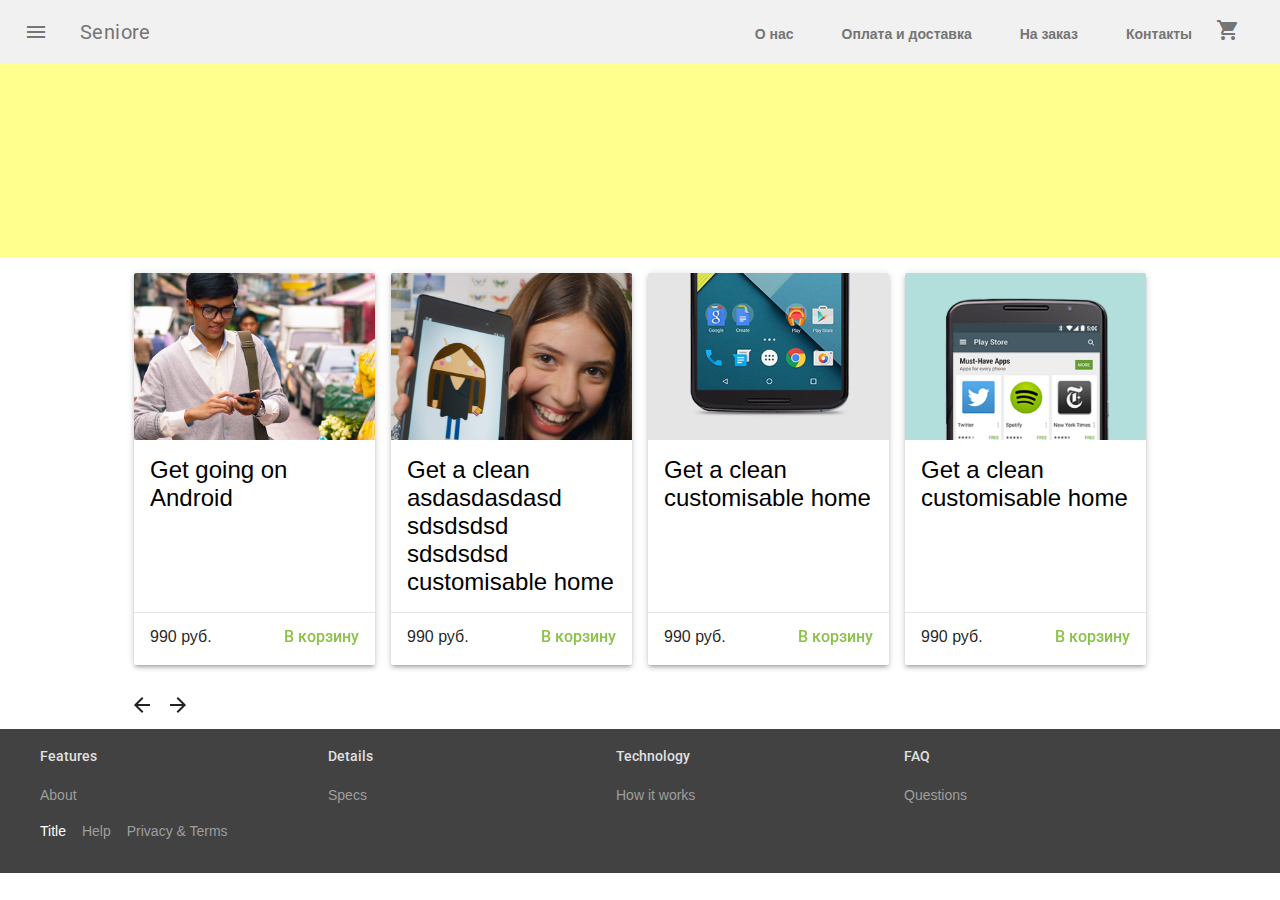
<file: index.html>
<!doctype html>
<html lang="ru">
<head>
    <meta charset="utf-8">
    <meta http-equiv="X-UA-Compatible" content="IE=edge">
    <meta name="description" content="Introducing Lollipop, a sweet new take on Android.">
    <meta name="viewport" content="width=device-width, initial-scale=1">
    <title>Seniore home page</title>

    <!-- Page styles -->
    <link href="https://fonts.googleapis.com/css?family=Roboto:regular,bold,italic,thin,light,bolditalic,black,medium&amp;lang=en"
          rel="stylesheet">
    <link href="https://fonts.googleapis.com/icon?family=Material+Icons" rel="stylesheet">

    <link rel="stylesheet" href="mdl/material.min.css">

    <link rel="stylesheet" href="styles/skleton.css">
    <link rel="stylesheet" href="styles/navigation.css">

    <script src="mdl/material.min.js"></script>
</head>
<body>

    <div class="seniore-layout mdl-layout mdl-js-layout">

        <header class="seniore-header mdl-layout__header  mdl-layout--fixed-header mdl-layout__header--waterfall">
            <div class="mdl-layout__header-row">
                <span class="mdl-layout-title">Seniore</span>
                <div class="mdl-layout-spacer"></div>
                <!-- Navigation -->
                <nav class="seniore-navigation mdl-navigation">
                    <a class="mdl-navigation__link" href="">О нас</a>
                    <a class="mdl-navigation__link" href="">Оплата и доставка</a>
                    <a class="mdl-navigation__link" href="">На заказ</a>
                    <a class="mdl-navigation__link" href="">Контакты</a>
                    <a class="seniore-navigation__cart" href="entry.html">
                        <i class="material-icons">shopping_cart</i>
                    </a>
                </nav>
            </div>
        </header>

        <div class="mdl-layout__drawer">
            <span class="mdl-layout-title">Seniore</span>
            <nav class="mdl-navigation">
                <a class="mdl-navigation__link" href="">Корзина</a>
                <a class="mdl-navigation__link" href="">О нас</a>
                <a class="mdl-navigation__link" href="">Оплата и доставка</a>
                <a class="mdl-navigation__link" href="">На заказ</a>
                <a class="mdl-navigation__link" href="">Контакты</a>
            </nav>
        </div>

        <div class="mdl-layout__content">
            <main class="page-content">

                <section class="seniore-slider">
                    <div style="width: 950px;"></div>
                </section>

                <div class="android-more-section">
                    <div class="android-card-container mdl-grid">

                        <div class="mdl-cell mdl-cell--3-col mdl-cell--4-col-tablet mdl-cell--4-col-phone mdl-card mdl-shadow--3dp">
                            <div class="mdl-card__media">
                                <img src="images/more-from-1.png">
                            </div>
                            <div class="mdl-card__title">
                                <a class="mdl-card__title-text">Get going on Android</a>
                            </div>
                            <div class="mdl-card__actions mdl-card--border">
                                <a class="seniore-card__add-to-card android-link mdl-button mdl-js-button" href="">
                                    В корзину
                                </a>
                                <div class="senire-card__price">990 руб.</div>
                            </div>
                        </div>

                        <div class="mdl-cell mdl-cell--3-col mdl-cell--4-col-tablet mdl-cell--4-col-phone mdl-card mdl-shadow--3dp">
                            <div class="mdl-card__media">
                                <img src="images/more-from-4.png">
                            </div>
                            <div class="mdl-card__title">
                                <a class="mdl-card__title-text">
                                    Get a clean asdasdasdasd sdsdsdsd sdsdsdsd customisable home
                                </a>
                            </div>
                            <div class="mdl-card__actions mdl-card--border">
                                <a class="seniore-card__add-to-card android-link mdl-button mdl-js-button" href="">
                                    В корзину
                                </a>
                                <div class="senire-card__price">990 руб.</div>
                            </div>
                        </div>

                        <div class="mdl-cell mdl-cell--3-col mdl-cell--4-col-tablet mdl-cell--4-col-phone mdl-card mdl-shadow--3dp">
                            <div class="mdl-card__media">
                                <img src="images/more-from-2.png">
                            </div>
                            <div class="mdl-card__title">
                                <a class="mdl-card__title-text">Get a clean customisable home</a>
                            </div>
                            <div class="mdl-card__actions mdl-card--border">
                                <a class="seniore-card__add-to-card android-link mdl-button mdl-js-button" href="">
                                    В корзину
                                </a>
                                <div class="senire-card__price">990 руб.</div>
                            </div>
                        </div>

                        <div class="mdl-cell mdl-cell--3-col mdl-cell--4-col-tablet mdl-cell--4-col-phone mdl-card mdl-shadow--3dp">
                            <div class="mdl-card__media">
                                <img src="images/more-from-3.png">
                            </div>
                            <div class="mdl-card__title">
                                <a class="mdl-card__title-text">Get a clean customisable home</a>
                            </div>
                            <div class="mdl-card__actions mdl-card--border">
                                <a class="seniore-card__add-to-card android-link mdl-button mdl-js-button" href="">
                                    В корзину
                                </a>
                                <div class="senire-card__price">990 руб.</div>
                            </div>
                        </div>

                    </div>

                    <nav class="mdl-cell mdl-cell--12-col">
                        <div class="section-spacer"></div>
                        <a class="mdl-button mdl-js-button mdl-js-ripple-effect mdl-button--icon" href="entry.html">
                            <i class="material-icons">arrow_backward</i>
                        </a>
                        <a class="mdl-button mdl-js-button mdl-js-ripple-effect mdl-button--icon" href="entry.html">
                            <i class="material-icons">arrow_forward</i>
                        </a>
                    </nav>

                </div>




            </main>

            <footer class="seniore-footer mdl-mega-footer">
                <div class="mdl-mega-footer--middle-section">

                    <div class="mdl-mega-footer--drop-down-section">
                        <h2 class="mdl-mega-footer--heading">Features</h2>
                        <ul class="mdl-mega-footer--link-list">
                            <li><a href="#">About</a></li>
                        </ul>
                    </div>

                    <div class="mdl-mega-footer--drop-down-section">
                        <h2 class="mdl-mega-footer--heading">Details</h2>
                        <ul class="mdl-mega-footer--link-list">
                            <li><a href="#">Specs</a></li>
                        </ul>
                    </div>

                    <div class="mdl-mega-footer--drop-down-section">
                        <h2 class="mdl-mega-footer--heading">Technology</h2>
                        <ul class="mdl-mega-footer--link-list">
                            <li><a href="#">How it works</a></li>
                        </ul>
                    </div>

                    <div class="mdl-mega-footer--drop-down-section">
                        <h2 class="mdl-mega-footer--heading">FAQ</h2>
                        <ul class="mdl-mega-footer--link-list">
                            <li><a href="#">Questions</a></li>
                        </ul>
                    </div>

                </div>

                <div class="mdl-mega-footer--bottom-section">
                    <div class="mdl-logo">Title</div>
                    <ul class="mdl-mega-footer--link-list">
                        <li><a href="#">Help</a></li>
                        <li><a href="#">Privacy & Terms</a></li>
                    </ul>
                </div>

            </footer>

        </div>
    </div>

</body>
</html>
</file>
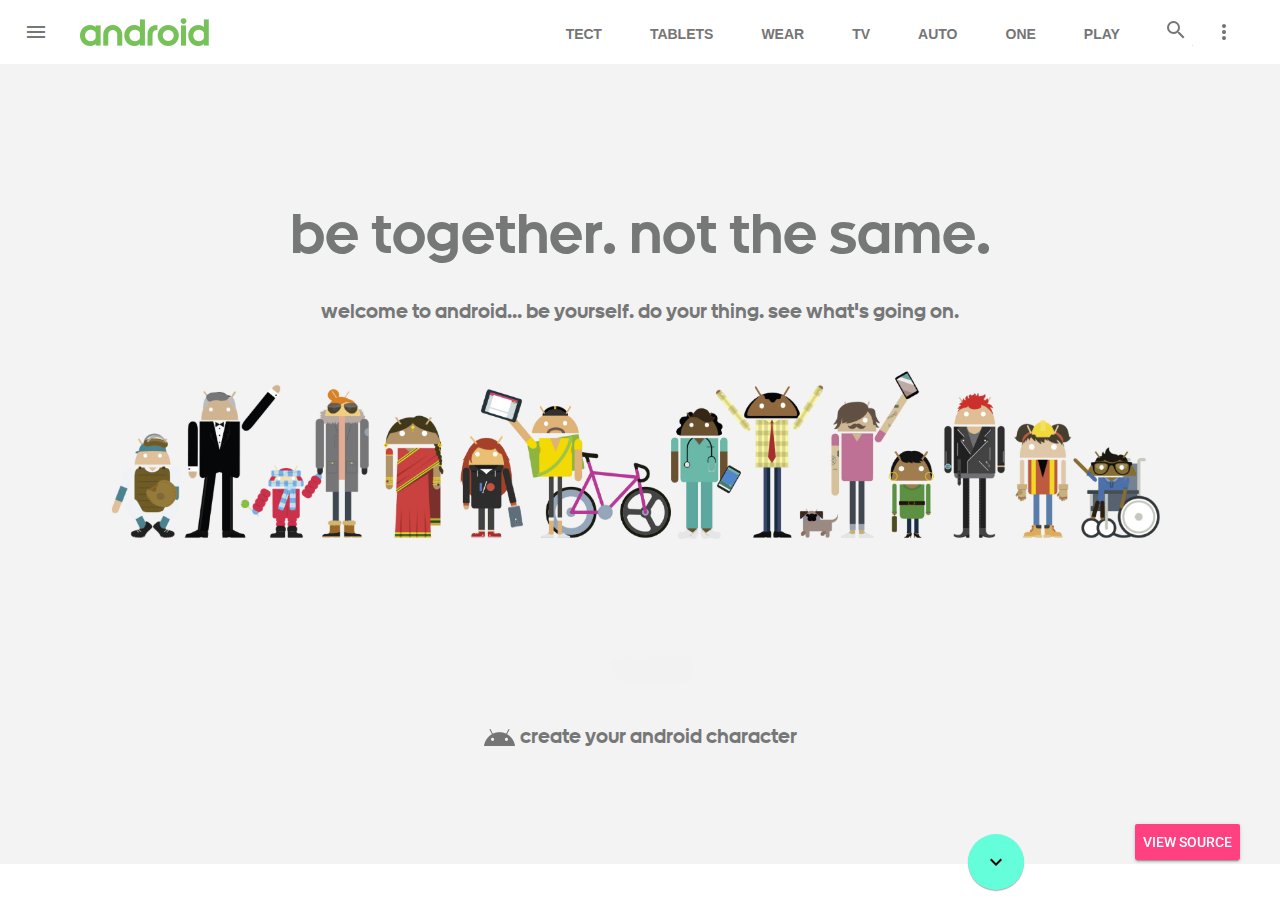
<file: mdl/templates/android-dot-com/index.html>
<!doctype html>
<!--
  Material Design Lite
  Copyright 2015 Google Inc. All rights reserved.

  Licensed under the Apache License, Version 2.0 (the "License");
  you may not use this file except in compliance with the License.
  You may obtain a copy of the License at

      https://www.apache.org/licenses/LICENSE-2.0

  Unless required by applicable law or agreed to in writing, software
  distributed under the License is distributed on an "AS IS" BASIS,
  WITHOUT WARRANTIES OR CONDITIONS OF ANY KIND, either express or implied.
  See the License for the specific language governing permissions and
  limitations under the License
-->

<html lang="en">
  <head>
    <meta charset="utf-8">
    <meta http-equiv="X-UA-Compatible" content="IE=edge">
    <meta name="description" content="Introducing Lollipop, a sweet new take on Android.">
    <meta name="viewport" content="width=device-width, initial-scale=1">
    <title>Android</title>

    <!-- Page styles -->
    <link href="https://fonts.googleapis.com/css?family=Roboto:regular,bold,italic,thin,light,bolditalic,black,medium&amp;lang=en" rel="stylesheet">
    <link href="https://fonts.googleapis.com/icon?family=Material+Icons" rel="stylesheet">
    <link rel="stylesheet" href="../../material.min.css">
    <link rel="stylesheet" href="styles.css">
    <style>
    #view-source {
      position: fixed;
      display: block;
      right: 0;
      bottom: 0;
      margin-right: 40px;
      margin-bottom: 40px;
      z-index: 900;
    }
    </style>
  </head>
  <body>
    <div class="mdl-layout mdl-js-layout mdl-layout--fixed-header">

      <div class="android-header mdl-layout__header mdl-layout__header--waterfall">
        <div class="mdl-layout__header-row">
          <span class="android-title mdl-layout-title">
            <img class="android-logo-image" src="images/android-logo.png">
          </span>
          <!-- Add spacer, to align navigation to the right in desktop -->
          <div class="android-header-spacer mdl-layout-spacer"></div>
          <div class="android-search-box mdl-textfield mdl-js-textfield mdl-textfield--expandable mdl-textfield--floating-label mdl-textfield--align-right mdl-textfield--full-width">
            <label class="mdl-button mdl-js-button mdl-button--icon" for="search-field">
              <i class="material-icons">search</i>
            </label>
            <div class="mdl-textfield__expandable-holder">
              <input class="mdl-textfield__input" type="text" id="search-field" />
            </div>
          </div>
          <!-- Navigation -->
          <div class="android-navigation-container">
            <nav class="android-navigation mdl-navigation">
              <a class="mdl-navigation__link mdl-typography--text-uppercase" href="">Тест</a>
              <a class="mdl-navigation__link mdl-typography--text-uppercase" href="">Tablets</a>
              <a class="mdl-navigation__link mdl-typography--text-uppercase" href="">Wear</a>
              <a class="mdl-navigation__link mdl-typography--text-uppercase" href="">TV</a>
              <a class="mdl-navigation__link mdl-typography--text-uppercase" href="">Auto</a>
              <a class="mdl-navigation__link mdl-typography--text-uppercase" href="">One</a>
              <a class="mdl-navigation__link mdl-typography--text-uppercase" href="">Play</a>
            </nav>
          </div>
          <button class="android-more-button mdl-button mdl-js-button mdl-button--icon mdl-js-ripple-effect" id="more-button">
            <i class="material-icons">more_vert</i>
          </button>
          <ul class="mdl-menu mdl-js-menu mdl-menu--bottom-right mdl-js-ripple-effect" for="more-button">
            <li class="mdl-menu__item">5.0 Lollipop</li>
            <li class="mdl-menu__item">4.4 KitKat</li>
            <li disabled class="mdl-menu__item">4.3 Jelly Bean</li>
            <li class="mdl-menu__item">Android History</li>
          </ul>
          <span class="android-mobile-title mdl-layout-title">
            <img class="android-logo-image" src="images/android-logo.png">
          </span>
        </div>
      </div>

      <div class="android-drawer mdl-layout__drawer">
        <span class="mdl-layout-title">
          <img class="android-logo-image" src="images/android-logo-white.png">
        </span>
        <nav class="mdl-navigation">
          <a class="mdl-navigation__link" href="">Phones</a>
          <a class="mdl-navigation__link" href="">Tablets</a>
          <a class="mdl-navigation__link" href="">Wear</a>
          <a class="mdl-navigation__link" href="">TV</a>
          <a class="mdl-navigation__link" href="">Auto</a>
          <a class="mdl-navigation__link" href="">One</a>
          <a class="mdl-navigation__link" href="">Play</a>
          <div class="android-drawer-separator"></div>
          <span class="mdl-navigation__link" href="">Versions</span>
          <a class="mdl-navigation__link" href="">Lollipop 5.0</a>
          <a class="mdl-navigation__link" href="">KitKat 4.4</a>
          <a class="mdl-navigation__link" href="">Jelly Bean 4.3</a>
          <a class="mdl-navigation__link" href="">Android history</a>
          <div class="android-drawer-separator"></div>
          <span class="mdl-navigation__link" href="">Resources</span>
          <a class="mdl-navigation__link" href="">Official blog</a>
          <a class="mdl-navigation__link" href="">Android on Google+</a>
          <a class="mdl-navigation__link" href="">Android on Twitter</a>
          <div class="android-drawer-separator"></div>
          <span class="mdl-navigation__link" href="">For developers</span>
          <a class="mdl-navigation__link" href="">App developer resources</a>
          <a class="mdl-navigation__link" href="">Android Open Source Project</a>
          <a class="mdl-navigation__link" href="">Android SDK</a>
        </nav>
      </div>

      <div class="android-content mdl-layout__content">
        <a name="top"></a>
        <div class="android-be-together-section mdl-typography--text-center">
          <div class="android-font android-slogan">be together. not the same.</div>
          <div class="android-font android-sub-slogan">welcome to android... be yourself. do your thing. see what's going on.</div>
          <div class="android-font android-create-character">
            <a href=""><img src="images/andy.png"> create your android character</a>
          </div>

          <a href="#screens">
            <button class="android-fab mdl-button mdl-button--colored mdl-js-button mdl-button--fab mdl-js-ripple-effect">
              <i class="material-icons">expand_more</i>
            </button>
          </a>
        </div>
        <div class="android-screen-section mdl-typography--text-center">
          <a name="screens"></a>
          <div class="mdl-typography--display-1-color-contrast">Powering screens of all sizes</div>
          <div class="android-screens">
            <div class="android-wear android-screen">
              <a class="android-image-link" href="">
                <img class="android-screen-image" src="images/wear-silver-on.png">
                <img class="android-screen-image" src="images/wear-black-on.png">
              </a>
              <a class="android-link mdl-typography--font-regular mdl-typography--text-uppercase" href="">Android Wear</a>
            </div>
            <div class="android-phone android-screen">
              <a class="android-image-link" href="">
                <img class="android-screen-image" src="images/nexus6-on.jpg">
              </a>
              <a class="android-link mdl-typography--font-regular mdl-typography--text-uppercase" href="">Phones</a>
            </div>
            <div class="android-tablet android-screen">
              <a class="android-image-link" href="">
                <img class="android-screen-image" src="images/nexus9-on.jpg">
              </a>
              <a class="android-link mdl-typography--font-regular mdl-typography--text-uppercase" href="">Tablets</a>
            </div>
            <div class="android-tv android-screen">
              <a class="android-image-link" href="">
                <img class="android-screen-image" src="images/tv-on.jpg">
              </a>
              <a class="android-link mdl-typography--font-regular mdl-typography--text-uppercase" href="">Android TV</a>
            </div>
            <div class="android-auto android-screen">
              <a class="android-image-link" href="">
                <img class="android-screen-image" src="images/auto-on.jpg">
              </a>
              <a class="android-link mdl-typography--font-regular mdl-typography--text-uppercase mdl-typography--text-left" href="">Coming Soon: Android Auto</a>
            </div>
          </div>
        </div>
        <div class="android-wear-section">
          <div class="android-wear-band">
            <div class="android-wear-band-text">
              <div class="mdl-typography--display-2 mdl-typography--font-thin">The best of Google built in</div>
              <p class="mdl-typography--headline mdl-typography--font-thin">
                Android works perfectly with your favourite apps like Google Maps,
                Calendar and YouTube.
              </p>
              <p>
                <a class="mdl-typography--font-regular mdl-typography--text-uppercase android-alt-link" href="">
                  See what's new in the Play Store&nbsp;<i class="material-icons">chevron_right</i>
                </a>
              </p>
            </div>
          </div>
        </div>
        <div class="android-customized-section">
          <div class="android-customized-section-text">
            <div class="mdl-typography--font-light mdl-typography--display-1-color-contrast">Customised by you, for you</div>
            <p class="mdl-typography--font-light">
              Put the stuff that you care about right on your home screen: the latest news, the weather or a stream of your recent photos.
              <br>
              <a href="" class="android-link mdl-typography--font-light">Customise your phone</a>
            </p>
          </div>
          <div class="android-customized-section-image"></div>
        </div>
        <div class="android-more-section">
          <div class="android-section-title mdl-typography--display-1-color-contrast">More from Android</div>
          <div class="android-card-container mdl-grid">
            <div class="mdl-cell mdl-cell--3-col mdl-cell--4-col-tablet mdl-cell--4-col-phone mdl-card mdl-shadow--3dp">
              <div class="mdl-card__media">
                <img src="images/more-from-1.png">
              </div>
              <div class="mdl-card__title">
                 <h4 class="mdl-card__title-text">Get going on Android</h4>
              </div>
              <div class="mdl-card__supporting-text">
                <span class="mdl-typography--font-light mdl-typography--subhead">Four tips to make your switch to Android quick and easy</span>
              </div>
              <div class="mdl-card__actions">
                 <a class="android-link mdl-button mdl-js-button mdl-typography--text-uppercase" href="">
                   Make the switch
                   <i class="material-icons">chevron_right</i>
                 </a>
              </div>
            </div>

            <div class="mdl-cell mdl-cell--3-col mdl-cell--4-col-tablet mdl-cell--4-col-phone mdl-card mdl-shadow--3dp">
              <div class="mdl-card__media">
                <img src="images/more-from-4.png">
              </div>
              <div class="mdl-card__title">
                 <h4 class="mdl-card__title-text">Create your own Android character</h4>
              </div>
              <div class="mdl-card__supporting-text">
                <span class="mdl-typography--font-light mdl-typography--subhead">Turn the little green Android mascot into you, your friends, anyone!</span>
              </div>
              <div class="mdl-card__actions">
                 <a class="android-link mdl-button mdl-js-button mdl-typography--text-uppercase" href="">
                   androidify.com
                   <i class="material-icons">chevron_right</i>
                 </a>
              </div>
            </div>

            <div class="mdl-cell mdl-cell--3-col mdl-cell--4-col-tablet mdl-cell--4-col-phone mdl-card mdl-shadow--3dp">
              <div class="mdl-card__media">
                <img src="images/more-from-2.png">
              </div>
              <div class="mdl-card__title">
                 <h4 class="mdl-card__title-text">Get a clean customisable home screen</h4>
              </div>
              <div class="mdl-card__supporting-text">
                <span class="mdl-typography--font-light mdl-typography--subhead">A clean, simple, customisable home screen that comes with the power of Google Now: Traffic alerts, weather and much more, just a swipe away.</span>
              </div>
              <div class="mdl-card__actions">
                 <a class="android-link mdl-button mdl-js-button mdl-typography--text-uppercase" href="">
                   Download now
                   <i class="material-icons">chevron_right</i>
                 </a>
              </div>
            </div>

            <div class="mdl-cell mdl-cell--3-col mdl-cell--4-col-tablet mdl-cell--4-col-phone mdl-card mdl-shadow--3dp">
              <div class="mdl-card__media">
                <img src="images/more-from-3.png">
              </div>
              <div class="mdl-card__title">
                 <h4 class="mdl-card__title-text">Millions to choose from</h4>
              </div>
              <div class="mdl-card__supporting-text">
                <span class="mdl-typography--font-light mdl-typography--subhead">Hail a taxi, find a recipe, run through a temple – Google Play has all the apps and games that let you make your Android device uniquely yours.</span>
              </div>
              <div class="mdl-card__actions">
                 <a class="android-link mdl-button mdl-js-button mdl-typography--text-uppercase" href="">
                   Find apps
                   <i class="material-icons">chevron_right</i>
                 </a>
              </div>
            </div>
          </div>
        </div>

        <footer class="android-footer mdl-mega-footer">
          <div class="mdl-mega-footer--top-section">
            <div class="mdl-mega-footer--left-section">
              <button class="mdl-mega-footer--social-btn"></button>
              &nbsp;
              <button class="mdl-mega-footer--social-btn"></button>
              &nbsp;
              <button class="mdl-mega-footer--social-btn"></button>
            </div>
            <div class="mdl-mega-footer--right-section">
              <a class="mdl-typography--font-light" href="#top">
                Back to Top
                <i class="material-icons">expand_less</i>
              </a>
            </div>
          </div>

          <div class="mdl-mega-footer--middle-section">
            <p class="mdl-typography--font-light">Satellite imagery: © 2014 Astrium, DigitalGlobe</p>
            <p class="mdl-typography--font-light">Some features and devices may not be available in all areas</p>
          </div>

          <div class="mdl-mega-footer--bottom-section">
            <a class="android-link android-link-menu mdl-typography--font-light" id="version-dropdown">
              Versions
              <i class="material-icons">arrow_drop_up</i>
            </a>
            <ul class="mdl-menu mdl-js-menu mdl-menu--top-left mdl-js-ripple-effect" for="version-dropdown">
              <li class="mdl-menu__item">5.0 Lollipop</li>
              <li class="mdl-menu__item">4.4 KitKat</li>
              <li class="mdl-menu__item">4.3 Jelly Bean</li>
              <li class="mdl-menu__item">Android History</li>
            </ul>
            <a class="android-link android-link-menu mdl-typography--font-light" id="developers-dropdown">
              For Developers
              <i class="material-icons">arrow_drop_up</i>
            </a>
            <ul class="mdl-menu mdl-js-menu mdl-menu--top-left mdl-js-ripple-effect" for="developers-dropdown">
              <li class="mdl-menu__item">App developer resources</li>
              <li class="mdl-menu__item">Android Open Source Project</li>
              <li class="mdl-menu__item">Android SDK</li>
              <li class="mdl-menu__item">Android for Work</li>
            </ul>
            <a class="android-link mdl-typography--font-light" href="">Blog</a>
            <a class="android-link mdl-typography--font-light" href="">Privacy Policy</a>
          </div>

        </footer>
      </div>
    </div>
    <a href="https://github.com/google/material-design-lite/blob/master/templates/android-dot-com/" target="_blank" id="view-source" class="mdl-button mdl-js-button mdl-button--raised mdl-js-ripple-effect mdl-color--accent mdl-color-text--accent-contrast">View Source</a>
    <script src="../../material.min.js"></script>


  </body>
</html>
</file>
<file: styles/skleton.css>
.seniore-header,
.seniore-layout .mdl-layout__drawer-button {
    background-color: #f1f1f1;
    color: #757575;
}

.seniore-slider {
    background: #ffff8d;
    height: 193px;
}

.android-more-section {
    margin-left: auto;
    margin-right: auto;
    max-width: 1044px;
}

.android-card-container {
}

.android-card-container .mdl-card__media {
    background: transparent none repeat scroll 0 0;
    overflow: hidden;
}

.android-card-container .mdl-card__media img {
    width: 100%;
}

.android-card-container .mdl-card__title {
    background: transparent none repeat scroll 0 0;
    height: auto;
    padding-bottom: 69px;
}

.android-card-container .mdl-card__title-text {
    color: black;
    height: auto;
}

.android-card-container .mdl-card__supporting-text {
    color: black;
    height: auto;
}

.android-card-container .mdl-card__actions {
    bottom: 0;
    position: absolute;
}

.android-card-container .mdl-card__actions a {
    border-top: medium none;
    font-size: 16px;
    line-height: 32px;
}

.android-link {
    color: #8bc34a !important;
    text-decoration: none;
    text-transform: none;
}

.android-link .material-icons {
    position: relative;
    top: 6px;
}

.senire-card__price {
    height: 36px;
    font-size: 16px;
    line-height: 32px;
    padding-left: 8px;
}

.seniore-card__add-to-card {
    float: right;
}
</file>
<file: styles/navigation.css>
.seniore-navigation .mdl-navigation__link {
    background-color: transparent !important;
    border-bottom: 4px solid transparent;
    display: inline-block;
    height: 60px;
    line-height: 68px;
}
.seniore-navigation .mdl-navigation__link {
    color: #757575;
    font-size: 14px;
    font-weight: 700;
}

.seniore-navigation .mdl-navigation__link:hover {
    border-bottom: 4px solid #8bc34a;
}

.seniore-footer .mdl-mega-footer--heading {
    margin-top: 0px;
}

.seniore-footer .mdl-mega-footer--link-list {
    margin-bottom: 0px;
}

.seniore-navigation__cart {
    color: #757575;

}
</file>
<file: mdl/templates/android-dot-com/styles.css>
/**
 * Copyright 2015 Google Inc. All Rights Reserved.
 *
 * Licensed under the Apache License, Version 2.0 (the "License");
 * you may not use this file except in compliance with the License.
 * You may obtain a copy of the License at
 *
 *      http://www.apache.org/licenses/LICENSE-2.0
 *
 * Unless required by applicable law or agreed to in writing, software
 * distributed under the License is distributed on an "AS IS" BASIS,
 * WITHOUT WARRANTIES OR CONDITIONS OF ANY KIND, either express or implied.
 * See the License for the specific language governing permissions and
 * limitations under the License.
 */

@font-face {
  font-family: "And Black";
  src: url("myfont-webfont.eot?#iefix") format('embedded-opentype'),
       url("fonts/and_black.woff") format('woff'),
       url("fonts/and_black.ttf") format('truetype');
}

body {
  margin: 0;
}

/* Disable ugly boxes around images in IE10 */
a img{
  border: 0px;
}

::-moz-selection {
  background-color: #6ab344;
  color: #fff;
}

::selection {
  background-color: #6ab344;
  color: #fff;
}

.android-search-box .mdl-textfield__input {
  color: rgba(0, 0, 0, 0.87);
}

.android-header .mdl-menu__container {
  z-index: 50;
  margin: 0 !important;
}


.mdl-textfield--expandable {
  width: auto;
}

.android-fab {
  position: absolute;
  right: 20%;
  bottom: -26px;
  z-index: 3;
  background: #64ffda !important;
  color: black !important;
}

.android-mobile-title {
  display: none !important;
}


.android-logo-image {
  height: 28px;
  width: 140px;
}


.android-header {
  overflow: visible;
  background-color: white;
}

  .android-header .material-icons {
    color: #767777 !important;
  }

  .android-header .mdl-layout__drawer-button {
    background: transparent;
    color: #767777;
  }

  .android-header .mdl-navigation__link {
    color: #757575;
    font-weight: 700;
    font-size: 14px;
  }

  .android-navigation-container {
    /* Simple hack to make the overflow happen to the left instead... */
    direction: rtl;
    order: 1;
    width: 500px;
    transition: opacity 0.2s cubic-bezier(0.4, 0, 0.2, 1),
        width 0.2s cubic-bezier(0.4, 0, 0.2, 1);
  }

  .android-navigation {
    /* ... and now make sure the content is actually LTR */
    direction: ltr;
    justify-content: flex-end;
    width: 800px;
  }

  .android-search-box.is-focused ~ .android-navigation-container {
    opacity: 0;
    width: 100px;
  }


  .android-navigation .mdl-navigation__link {
    display: inline-block;
    height: 60px;
    line-height: 68px;
    background-color: transparent !important;
    border-bottom: 4px solid transparent;
  }

    .android-navigation .mdl-navigation__link:hover {
      border-bottom: 4px solid #8bc34a;
    }

  .android-search-box {
    order: 2;
    margin-left: 16px;
    margin-right: 16px;
  }

  .android-more-button {
    order: 3;
  }


.android-drawer {
  border-right: none;
}

  .android-drawer-separator {
    height: 1px;
    background-color: #dcdcdc;
    margin: 8px 0;
  }

  .android-drawer .mdl-navigation__link.mdl-navigation__link {
    font-size: 14px;
    color: #757575;
  }

  .android-drawer span.mdl-navigation__link.mdl-navigation__link {
    color: #8bc34a;
  }

  .android-drawer .mdl-layout-title {
    position: relative;
    background: #6ab344;
    height: 160px;
  }

    .android-drawer .android-logo-image {
      position: absolute;
      bottom: 16px;
    }

.android-be-together-section {
  position: relative;
  height: 800px;
  width: auto;
  background-color: #f3f3f3;
  background: url('images/slide01.jpg') center 30% no-repeat;
  background-size: cover;
}

.android-font {
  font-family: 'And Black', 'Helvetica', 'Arial', sans-serif;
  line-height: 1;
  color: #767777;
  font-weight: 300;
}

.android-slogan {
  font-size: 60px;
  padding-top: 160px;
}

.android-sub-slogan {
  font-size: 21px;
  padding-top: 24px;
}

.android-create-character {
  font-size: 21px;
  padding-top: 400px;
}

  .android-create-character a {
    text-decoration: none;
    color: #767777;
    font-weight: 300;
  }

.android-screen-section {
  position: relative;
  padding-top: 60px;
  padding-bottom: 80px;
}

.android-screens {
  text-align: right;
  width: 100%;
  white-space: nowrap;
  overflow-x: auto;
}

.android-screen {
  text-align: center;
}

.android-screen .android-link {
  margin-top: 16px;
  display: block;
  z-index: 2;
}

.android-image-link {
  text-decoration: none;
}

.android-wear {
  display: inline-block;
  width: 160px;
  margin-right: 32px;
}

  .android-wear .android-screen-image {
    width: 40%;
    z-index: 1;
  }


.android-phone {
  display: inline-block;
  width: 64px;
  margin-right: 48px;
}

  .android-phone .android-screen-image {
    width: 100%;
    z-index: 1;
  }


.android-tablet {
  display: inline-block;
  width: 110px;
  margin-right: 64px;
}

  .android-tablet .android-screen-image {
    width: 100%;
    z-index: 1;
  }

  .android-tablet .android-link {
    display: block;
    z-index: 2;
  }


.android-tv {
  display: inline-block;
  width: 300px;
  margin-right: 80px;
}

  .android-tv .android-screen-image {
    width: 100%;
    z-index: 1;
  }


.android-auto {
  display: inline-block;
  width: 300px;
  overflow: hidden;
}

  .android-auto .android-screen-image {
    display: block;
    height: 300px;
    z-index: 1;
  }


.android-wear-section {
  position: relative;
  background: url('images/wear.png') center top no-repeat;
  background-size: cover;
  height: 800px;
}

.android-wear-band {
  position: absolute;
  bottom: 0;
  width: 100%;
  text-align: center;
  background-color: #37474f;
}

.android-wear-band-text {
  max-width: 800px;
  margin-left: 25%;
  padding: 24px;
  text-align: left;
  color: white;
}

  .android-wear-band-text p {
    padding-top: 8px;
  }

.android-link {
  text-decoration: none;
  color: #8bc34a !important;
}

  .android-link:hover {
    color: #7cb342 !important;
  }

  .android-link .material-icons {
    position: relative;
    top: 6px;
  }

.android-alt-link {
  text-decoration: none;
  color: #64ffda !important;
  font-size: 16px;
}

  .android-alt-link:hover {
    color: #00bfa5 !important;
  }

  .android-alt-link .material-icons {
    position: relative;
    top: 6px;
  }

.android-customized-section {
  text-align: center;
}

.android-customized-section-text {
  max-width: 500px;
  margin-left: auto;
  margin-right: auto;
  padding: 80px 16px 0 16px;
}

  .android-customized-section-text p {
    padding-top: 16px;
  }

.android-customized-section-image {
  background: url('images/devices.jpg') center top no-repeat;
  background-size: cover;
  height: 400px;
}

.android-more-section {
  padding: 80px 0;
  max-width: 1044px;
  margin-left: auto;
  margin-right: auto;
}

  .android-more-section .android-section-title {
    margin-left: 12px;
    padding-bottom: 24px;
  }

.android-card-container {
}

  .android-card-container .mdl-card__media {
    overflow: hidden;
    background: transparent;
  }

    .android-card-container .mdl-card__media img {
      width: 100%;
    }

  .android-card-container .mdl-card__title {
    background: transparent;
    height: auto;
  }

  .android-card-container .mdl-card__title-text {
    color: black;
    height: auto;
  }

  .android-card-container .mdl-card__supporting-text {
    height: auto;
    color: black;
    padding-bottom: 48px;
  }

  .android-card-container .mdl-card__actions {
    position: absolute;
    bottom: 0;
  }

  .android-card-container .mdl-card__actions a {
    border-top: none;
    line-height: 32px;
    font-size: 16px;
  }

.android-footer {
  background-color: #fafafa;
  position: relative;
}

  .android-footer a:hover {
    color: #8bc34a;
  }

  .android-footer .mdl-mega-footer--top-section::after {
    border-bottom: none;
  }

  .android-footer .mdl-mega-footer--middle-section::after {
    border-bottom: none;
  }

  .android-footer .mdl-mega-footer--bottom-section {
    position: relative;
  }

  .android-footer .mdl-mega-footer--bottom-section a {
    margin-right: 2em;
  }

  .android-footer .mdl-mega-footer--right-section a .material-icons {
    position: relative;
    top: 6px;
  }


.android-link-menu:hover {
  cursor: pointer;
}


/**** Mobile layout ****/
@media (max-width: 900px) {
  .android-navigation-container {
    display: none;
  }

  .android-title {
    display: none !important;
  }

  .android-mobile-title {
    display: block !important;
    position: absolute;
    left: calc(50% - 70px);
    top: 12px;
    transition: opacity 0.2s cubic-bezier(0.4, 0, 0.2, 1);
  }

  .android-search-box.is-focused ~ .android-mobile-title {
    opacity: 0;
  }

  .android-more-button {
    display: none;
  }

  .android-search-box.is-focused {
    width: calc(100% - 48px);
  }

  .android-search-box .mdl-textfield__expandable-holder {
    width: 100%;
  }

  .android-be-together-section {
    height: 350px;
  }

  .android-slogan {
    font-size: 26px;
    margin: 0 16px;
    padding-top: 24px;
  }

  .android-sub-slogan {
    font-size: 16px;
    margin: 0 16px;
    padding-top: 8px;
  }

  .android-create-character {
    padding-top: 200px;
    font-size: 16px;
  }

  .android-create-character img {
    height: 12px;
  }

  .android-fab {
    display: none;
  }

  .android-wear-band-text {
    margin-left: 0;
    padding: 16px;
  }

  .android-footer .mdl-mega-footer--bottom-section {
    display: none;
  }
}
</file>
<file: mdl/material.min.css>
/**
 * material-design-lite - Material Design Components in CSS, JS and HTML
 * @version v1.0.0
 * @license Apache-2
 * @copyright 2015 Google, Inc.
 * @link https://github.com/google/material-design-lite
 */
@charset "UTF-8";html{color:rgba(0,0,0,.87)}::-moz-selection{background:#b3d4fc;text-shadow:none}::selection{background:#b3d4fc;text-shadow:none}hr{display:block;height:1px;border:0;border-top:1px solid #ccc;margin:1em 0;padding:0}audio,canvas,img,svg,video{vertical-align:middle}fieldset{border:0;margin:0;padding:0}textarea{resize:vertical}.browsehappy{margin:.2em 0;background:#ccc;color:#000;padding:.2em 0}.hidden{display:none!important;visibility:hidden}.visuallyhidden{border:0;clip:rect(0 0 0 0);height:1px;margin:-1px;overflow:hidden;padding:0;position:absolute;width:1px}.visuallyhidden.focusable:active,.visuallyhidden.focusable:focus{clip:auto;height:auto;margin:0;overflow:visible;position:static;width:auto}.invisible{visibility:hidden}.clearfix:before,.clearfix:after{content:" ";display:table}.clearfix:after{clear:both}@media print{*,*:before,*:after{background:transparent!important;color:#000!important;box-shadow:none!important;text-shadow:none!important}a,a:visited{text-decoration:underline}a[href]:after{content:" (" attr(href)")"}abbr[title]:after{content:" (" attr(title)")"}a[href^="#"]:after,a[href^="javascript:"]:after{content:""}pre,blockquote{border:1px solid #999;page-break-inside:avoid}thead{display:table-header-group}tr,img{page-break-inside:avoid}img{max-width:100%!important}p,h2,h3{orphans:3;widows:3}h2,h3{page-break-after:avoid}}a,.mdl-accordion,.mdl-button,.mdl-card,.mdl-checkbox,.mdl-dropdown-menu,.mdl-icon-toggle,.mdl-item,.mdl-radio,.mdl-slider,.mdl-switch,.mdl-tabs__tab{-webkit-tap-highlight-color:transparent;-webkit-tap-highlight-color:rgba(255,255,255,0)}html{width:100%;height:100%}body{width:100%;min-height:100%}main{display:block}*[hidden]{display:none!important}html,body{font-family:'Helvetica','Arial',sans-serif;font-size:14px;font-weight:400;line-height:20px}h1,h2,h3,h4,h5,h6,p{padding:0}h1 small,h2 small,h3 small,h4 small,h5 small,h6 small{font-family:'Roboto','Helvetica','Arial',sans-serif;font-weight:400;line-height:1.35;letter-spacing:-.02em;opacity:.54;font-size:.6em}h1{font-size:56px;line-height:1.35;letter-spacing:-.02em;margin:24px 0}h1,h2{font-family:'Roboto','Helvetica','Arial',sans-serif;font-weight:400}h2{font-size:45px;line-height:48px}h2,h3{margin:24px 0}h3{font-size:34px;line-height:40px}h3,h4{font-family:'Roboto','Helvetica','Arial',sans-serif;font-weight:400}h4{font-size:24px;line-height:32px;-moz-osx-font-smoothing:grayscale;margin:24px 0 16px}h5{font-size:20px;font-weight:500;line-height:1;letter-spacing:.02em}h5,h6{font-family:'Roboto','Helvetica','Arial',sans-serif;margin:24px 0 16px}h6{font-size:16px;letter-spacing:.04em}h6,p{font-weight:400;line-height:24px}p{font-size:14px;letter-spacing:0;margin:0 0 16px}a{color:#ff4081;font-weight:500}blockquote{font-family:'Roboto','Helvetica','Arial',sans-serif;position:relative;font-size:24px;font-weight:300;font-style:italic;line-height:1.35;letter-spacing:.08em}blockquote:before{position:absolute;left:-.5em;content:'“'}blockquote:after{content:'”';margin-left:-.05em}mark{background-color:#f4ff81}dt{font-weight:700}address{font-size:12px;line-height:1;font-style:normal}address,ul,ol{font-weight:400;letter-spacing:0}ul,ol{font-size:14px;line-height:24px}.mdl-typography--display-4,.mdl-typography--display-4-color-contrast{font-family:'Roboto','Helvetica','Arial',sans-serif;font-size:112px;font-weight:300;line-height:1;letter-spacing:-.04em}.mdl-typography--display-4-color-contrast{opacity:.54}.mdl-typography--display-3,.mdl-typography--display-3-color-contrast{font-family:'Roboto','Helvetica','Arial',sans-serif;font-size:56px;font-weight:400;line-height:1.35;letter-spacing:-.02em}.mdl-typography--display-3-color-contrast{opacity:.54}.mdl-typography--display-2,.mdl-typography--display-2-color-contrast{font-family:'Roboto','Helvetica','Arial',sans-serif;font-size:45px;font-weight:400;line-height:48px}.mdl-typography--display-2-color-contrast{opacity:.54}.mdl-typography--display-1,.mdl-typography--display-1-color-contrast{font-family:'Roboto','Helvetica','Arial',sans-serif;font-size:34px;font-weight:400;line-height:40px}.mdl-typography--display-1-color-contrast{opacity:.54}.mdl-typography--headline,.mdl-typography--headline-color-contrast{font-family:'Roboto','Helvetica','Arial',sans-serif;font-size:24px;font-weight:400;line-height:32px;-moz-osx-font-smoothing:grayscale}.mdl-typography--headline-color-contrast{opacity:.87}.mdl-typography--title,.mdl-typography--title-color-contrast{font-family:'Roboto','Helvetica','Arial',sans-serif;font-size:20px;font-weight:500;line-height:1;letter-spacing:.02em}.mdl-typography--title-color-contrast{opacity:.87}.mdl-typography--subhead,.mdl-typography--subhead-color-contrast{font-family:'Roboto','Helvetica','Arial',sans-serif;font-size:16px;font-weight:400;line-height:24px;letter-spacing:.04em}.mdl-typography--subhead-color-contrast{opacity:.87}.mdl-typography--body-2,.mdl-typography--body-2-color-contrast{font-size:14px;font-weight:700;line-height:24px;letter-spacing:0}.mdl-typography--body-2-color-contrast{opacity:.87}.mdl-typography--body-1,.mdl-typography--body-1-color-contrast{font-size:14px;font-weight:400;line-height:24px;letter-spacing:0}.mdl-typography--body-1-color-contrast{opacity:.87}.mdl-typography--body-2-force-preferred-font,.mdl-typography--body-2-force-preferred-font-color-contrast{font-family:'Roboto','Helvetica','Arial',sans-serif;font-size:14px;font-weight:500;line-height:24px;letter-spacing:0}.mdl-typography--body-2-force-preferred-font-color-contrast{opacity:.87}.mdl-typography--body-1-force-preferred-font,.mdl-typography--body-1-force-preferred-font-color-contrast{font-family:'Roboto','Helvetica','Arial',sans-serif;font-size:14px;font-weight:400;line-height:24px;letter-spacing:0}.mdl-typography--body-1-force-preferred-font-color-contrast{opacity:.87}.mdl-typography--caption,.mdl-typography--caption-force-preferred-font{font-size:12px;font-weight:400;line-height:1;letter-spacing:0}.mdl-typography--caption-force-preferred-font{font-family:'Roboto','Helvetica','Arial',sans-serif}.mdl-typography--caption-color-contrast,.mdl-typography--caption-force-preferred-font-color-contrast{font-size:12px;font-weight:400;line-height:1;letter-spacing:0;opacity:.54}.mdl-typography--caption-force-preferred-font-color-contrast,.mdl-typography--menu{font-family:'Roboto','Helvetica','Arial',sans-serif}.mdl-typography--menu{font-size:14px;font-weight:500;line-height:1;letter-spacing:0}.mdl-typography--menu-color-contrast{opacity:.87}.mdl-typography--menu-color-contrast,.mdl-typography--button,.mdl-typography--button-color-contrast{font-family:'Roboto','Helvetica','Arial',sans-serif;font-size:14px;font-weight:500;line-height:1;letter-spacing:0}.mdl-typography--button,.mdl-typography--button-color-contrast{text-transform:uppercase}.mdl-typography--button-color-contrast{opacity:.87}.mdl-typography--text-left{text-align:left}.mdl-typography--text-right{text-align:right}.mdl-typography--text-center{text-align:center}.mdl-typography--text-justify{text-align:justify}.mdl-typography--text-nowrap{white-space:nowrap}.mdl-typography--text-lowercase{text-transform:lowercase}.mdl-typography--text-uppercase{text-transform:uppercase}.mdl-typography--text-capitalize{text-transform:capitalize}.mdl-typography--font-thin{font-weight:200!important}.mdl-typography--font-light{font-weight:300!important}.mdl-typography--font-regular{font-weight:400!important}.mdl-typography--font-medium{font-weight:500!important}.mdl-typography--font-bold{font-weight:700!important}.mdl-typography--font-black{font-weight:900!important}.mdl-color-text--red{color:#f44336 !important}.mdl-color--red{background-color:#f44336 !important}.mdl-color-text--red-50{color:#ffebee !important}.mdl-color--red-50{background-color:#ffebee !important}.mdl-color-text--red-100{color:#ffcdd2 !important}.mdl-color--red-100{background-color:#ffcdd2 !important}.mdl-color-text--red-200{color:#ef9a9a !important}.mdl-color--red-200{background-color:#ef9a9a !important}.mdl-color-text--red-300{color:#e57373 !important}.mdl-color--red-300{background-color:#e57373 !important}.mdl-color-text--red-400{color:#ef5350 !important}.mdl-color--red-400{background-color:#ef5350 !important}.mdl-color-text--red-500{color:#f44336 !important}.mdl-color--red-500{background-color:#f44336 !important}.mdl-color-text--red-600{color:#e53935 !important}.mdl-color--red-600{background-color:#e53935 !important}.mdl-color-text--red-700{color:#d32f2f !important}.mdl-color--red-700{background-color:#d32f2f !important}.mdl-color-text--red-800{color:#c62828 !important}.mdl-color--red-800{background-color:#c62828 !important}.mdl-color-text--red-900{color:#b71c1c !important}.mdl-color--red-900{background-color:#b71c1c !important}.mdl-color-text--red-A100{color:#ff8a80 !important}.mdl-color--red-A100{background-color:#ff8a80 !important}.mdl-color-text--red-A200{color:#ff5252 !important}.mdl-color--red-A200{background-color:#ff5252 !important}.mdl-color-text--red-A400{color:#ff1744 !important}.mdl-color--red-A400{background-color:#ff1744 !important}.mdl-color-text--red-A700{color:#d50000 !important}.mdl-color--red-A700{background-color:#d50000 !important}.mdl-color-text--pink{color:#e91e63 !important}.mdl-color--pink{background-color:#e91e63 !important}.mdl-color-text--pink-50{color:#fce4ec !important}.mdl-color--pink-50{background-color:#fce4ec !important}.mdl-color-text--pink-100{color:#f8bbd0 !important}.mdl-color--pink-100{background-color:#f8bbd0 !important}.mdl-color-text--pink-200{color:#f48fb1 !important}.mdl-color--pink-200{background-color:#f48fb1 !important}.mdl-color-text--pink-300{color:#f06292 !important}.mdl-color--pink-300{background-color:#f06292 !important}.mdl-color-text--pink-400{color:#ec407a !important}.mdl-color--pink-400{background-color:#ec407a !important}.mdl-color-text--pink-500{color:#e91e63 !important}.mdl-color--pink-500{background-color:#e91e63 !important}.mdl-color-text--pink-600{color:#d81b60 !important}.mdl-color--pink-600{background-color:#d81b60 !important}.mdl-color-text--pink-700{color:#c2185b !important}.mdl-color--pink-700{background-color:#c2185b !important}.mdl-color-text--pink-800{color:#ad1457 !important}.mdl-color--pink-800{background-color:#ad1457 !important}.mdl-color-text--pink-900{color:#880e4f !important}.mdl-color--pink-900{background-color:#880e4f !important}.mdl-color-text--pink-A100{color:#ff80ab !important}.mdl-color--pink-A100{background-color:#ff80ab !important}.mdl-color-text--pink-A200{color:#ff4081 !important}.mdl-color--pink-A200{background-color:#ff4081 !important}.mdl-color-text--pink-A400{color:#f50057 !important}.mdl-color--pink-A400{background-color:#f50057 !important}.mdl-color-text--pink-A700{color:#c51162 !important}.mdl-color--pink-A700{background-color:#c51162 !important}.mdl-color-text--purple{color:#9c27b0 !important}.mdl-color--purple{background-color:#9c27b0 !important}.mdl-color-text--purple-50{color:#f3e5f5 !important}.mdl-color--purple-50{background-color:#f3e5f5 !important}.mdl-color-text--purple-100{color:#e1bee7 !important}.mdl-color--purple-100{background-color:#e1bee7 !important}.mdl-color-text--purple-200{color:#ce93d8 !important}.mdl-color--purple-200{background-color:#ce93d8 !important}.mdl-color-text--purple-300{color:#ba68c8 !important}.mdl-color--purple-300{background-color:#ba68c8 !important}.mdl-color-text--purple-400{color:#ab47bc !important}.mdl-color--purple-400{background-color:#ab47bc !important}.mdl-color-text--purple-500{color:#9c27b0 !important}.mdl-color--purple-500{background-color:#9c27b0 !important}.mdl-color-text--purple-600{color:#8e24aa !important}.mdl-color--purple-600{background-color:#8e24aa !important}.mdl-color-text--purple-700{color:#7b1fa2 !important}.mdl-color--purple-700{background-color:#7b1fa2 !important}.mdl-color-text--purple-800{color:#6a1b9a !important}.mdl-color--purple-800{background-color:#6a1b9a !important}.mdl-color-text--purple-900{color:#4a148c !important}.mdl-color--purple-900{background-color:#4a148c !important}.mdl-color-text--purple-A100{color:#ea80fc !important}.mdl-color--purple-A100{background-color:#ea80fc !important}.mdl-color-text--purple-A200{color:#e040fb !important}.mdl-color--purple-A200{background-color:#e040fb !important}.mdl-color-text--purple-A400{color:#d500f9 !important}.mdl-color--purple-A400{background-color:#d500f9 !important}.mdl-color-text--purple-A700{color:#a0f !important}.mdl-color--purple-A700{background-color:#a0f !important}.mdl-color-text--deep-purple{color:#673ab7 !important}.mdl-color--deep-purple{background-color:#673ab7 !important}.mdl-color-text--deep-purple-50{color:#ede7f6 !important}.mdl-color--deep-purple-50{background-color:#ede7f6 !important}.mdl-color-text--deep-purple-100{color:#d1c4e9 !important}.mdl-color--deep-purple-100{background-color:#d1c4e9 !important}.mdl-color-text--deep-purple-200{color:#b39ddb !important}.mdl-color--deep-purple-200{background-color:#b39ddb !important}.mdl-color-text--deep-purple-300{color:#9575cd !important}.mdl-color--deep-purple-300{background-color:#9575cd !important}.mdl-color-text--deep-purple-400{color:#7e57c2 !important}.mdl-color--deep-purple-400{background-color:#7e57c2 !important}.mdl-color-text--deep-purple-500{color:#673ab7 !important}.mdl-color--deep-purple-500{background-color:#673ab7 !important}.mdl-color-text--deep-purple-600{color:#5e35b1 !important}.mdl-color--deep-purple-600{background-color:#5e35b1 !important}.mdl-color-text--deep-purple-700{color:#512da8 !important}.mdl-color--deep-purple-700{background-color:#512da8 !important}.mdl-color-text--deep-purple-800{color:#4527a0 !important}.mdl-color--deep-purple-800{background-color:#4527a0 !important}.mdl-color-text--deep-purple-900{color:#311b92 !important}.mdl-color--deep-purple-900{background-color:#311b92 !important}.mdl-color-text--deep-purple-A100{color:#b388ff !important}.mdl-color--deep-purple-A100{background-color:#b388ff !important}.mdl-color-text--deep-purple-A200{color:#7c4dff !important}.mdl-color--deep-purple-A200{background-color:#7c4dff !important}.mdl-color-text--deep-purple-A400{color:#651fff !important}.mdl-color--deep-purple-A400{background-color:#651fff !important}.mdl-color-text--deep-purple-A700{color:#6200ea !important}.mdl-color--deep-purple-A700{background-color:#6200ea !important}.mdl-color-text--indigo{color:#3f51b5 !important}.mdl-color--indigo{background-color:#3f51b5 !important}.mdl-color-text--indigo-50{color:#e8eaf6 !important}.mdl-color--indigo-50{background-color:#e8eaf6 !important}.mdl-color-text--indigo-100{color:#c5cae9 !important}.mdl-color--indigo-100{background-color:#c5cae9 !important}.mdl-color-text--indigo-200{color:#9fa8da !important}.mdl-color--indigo-200{background-color:#9fa8da !important}.mdl-color-text--indigo-300{color:#7986cb !important}.mdl-color--indigo-300{background-color:#7986cb !important}.mdl-color-text--indigo-400{color:#5c6bc0 !important}.mdl-color--indigo-400{background-color:#5c6bc0 !important}.mdl-color-text--indigo-500{color:#3f51b5 !important}.mdl-color--indigo-500{background-color:#3f51b5 !important}.mdl-color-text--indigo-600{color:#3949ab !important}.mdl-color--indigo-600{background-color:#3949ab !important}.mdl-color-text--indigo-700{color:#303f9f !important}.mdl-color--indigo-700{background-color:#303f9f !important}.mdl-color-text--indigo-800{color:#283593 !important}.mdl-color--indigo-800{background-color:#283593 !important}.mdl-color-text--indigo-900{color:#1a237e !important}.mdl-color--indigo-900{background-color:#1a237e !important}.mdl-color-text--indigo-A100{color:#8c9eff !important}.mdl-color--indigo-A100{background-color:#8c9eff !important}.mdl-color-text--indigo-A200{color:#536dfe !important}.mdl-color--indigo-A200{background-color:#536dfe !important}.mdl-color-text--indigo-A400{color:#3d5afe !important}.mdl-color--indigo-A400{background-color:#3d5afe !important}.mdl-color-text--indigo-A700{color:#304ffe !important}.mdl-color--indigo-A700{background-color:#304ffe !important}.mdl-color-text--blue{color:#2196f3 !important}.mdl-color--blue{background-color:#2196f3 !important}.mdl-color-text--blue-50{color:#e3f2fd !important}.mdl-color--blue-50{background-color:#e3f2fd !important}.mdl-color-text--blue-100{color:#bbdefb !important}.mdl-color--blue-100{background-color:#bbdefb !important}.mdl-color-text--blue-200{color:#90caf9 !important}.mdl-color--blue-200{background-color:#90caf9 !important}.mdl-color-text--blue-300{color:#64b5f6 !important}.mdl-color--blue-300{background-color:#64b5f6 !important}.mdl-color-text--blue-400{color:#42a5f5 !important}.mdl-color--blue-400{background-color:#42a5f5 !important}.mdl-color-text--blue-500{color:#2196f3 !important}.mdl-color--blue-500{background-color:#2196f3 !important}.mdl-color-text--blue-600{color:#1e88e5 !important}.mdl-color--blue-600{background-color:#1e88e5 !important}.mdl-color-text--blue-700{color:#1976d2 !important}.mdl-color--blue-700{background-color:#1976d2 !important}.mdl-color-text--blue-800{color:#1565c0 !important}.mdl-color--blue-800{background-color:#1565c0 !important}.mdl-color-text--blue-900{color:#0d47a1 !important}.mdl-color--blue-900{background-color:#0d47a1 !important}.mdl-color-text--blue-A100{color:#82b1ff !important}.mdl-color--blue-A100{background-color:#82b1ff !important}.mdl-color-text--blue-A200{color:#448aff !important}.mdl-color--blue-A200{background-color:#448aff !important}.mdl-color-text--blue-A400{color:#2979ff !important}.mdl-color--blue-A400{background-color:#2979ff !important}.mdl-color-text--blue-A700{color:#2962ff !important}.mdl-color--blue-A700{background-color:#2962ff !important}.mdl-color-text--light-blue{color:#03a9f4 !important}.mdl-color--light-blue{background-color:#03a9f4 !important}.mdl-color-text--light-blue-50{color:#e1f5fe !important}.mdl-color--light-blue-50{background-color:#e1f5fe !important}.mdl-color-text--light-blue-100{color:#b3e5fc !important}.mdl-color--light-blue-100{background-color:#b3e5fc !important}.mdl-color-text--light-blue-200{color:#81d4fa !important}.mdl-color--light-blue-200{background-color:#81d4fa !important}.mdl-color-text--light-blue-300{color:#4fc3f7 !important}.mdl-color--light-blue-300{background-color:#4fc3f7 !important}.mdl-color-text--light-blue-400{color:#29b6f6 !important}.mdl-color--light-blue-400{background-color:#29b6f6 !important}.mdl-color-text--light-blue-500{color:#03a9f4 !important}.mdl-color--light-blue-500{background-color:#03a9f4 !important}.mdl-color-text--light-blue-600{color:#039be5 !important}.mdl-color--light-blue-600{background-color:#039be5 !important}.mdl-color-text--light-blue-700{color:#0288d1 !important}.mdl-color--light-blue-700{background-color:#0288d1 !important}.mdl-color-text--light-blue-800{color:#0277bd !important}.mdl-color--light-blue-800{background-color:#0277bd !important}.mdl-color-text--light-blue-900{color:#01579b !important}.mdl-color--light-blue-900{background-color:#01579b !important}.mdl-color-text--light-blue-A100{color:#80d8ff !important}.mdl-color--light-blue-A100{background-color:#80d8ff !important}.mdl-color-text--light-blue-A200{color:#40c4ff !important}.mdl-color--light-blue-A200{background-color:#40c4ff !important}.mdl-color-text--light-blue-A400{color:#00b0ff !important}.mdl-color--light-blue-A400{background-color:#00b0ff !important}.mdl-color-text--light-blue-A700{color:#0091ea !important}.mdl-color--light-blue-A700{background-color:#0091ea !important}.mdl-color-text--cyan{color:#00bcd4 !important}.mdl-color--cyan{background-color:#00bcd4 !important}.mdl-color-text--cyan-50{color:#e0f7fa !important}.mdl-color--cyan-50{background-color:#e0f7fa !important}.mdl-color-text--cyan-100{color:#b2ebf2 !important}.mdl-color--cyan-100{background-color:#b2ebf2 !important}.mdl-color-text--cyan-200{color:#80deea !important}.mdl-color--cyan-200{background-color:#80deea !important}.mdl-color-text--cyan-300{color:#4dd0e1 !important}.mdl-color--cyan-300{background-color:#4dd0e1 !important}.mdl-color-text--cyan-400{color:#26c6da !important}.mdl-color--cyan-400{background-color:#26c6da !important}.mdl-color-text--cyan-500{color:#00bcd4 !important}.mdl-color--cyan-500{background-color:#00bcd4 !important}.mdl-color-text--cyan-600{color:#00acc1 !important}.mdl-color--cyan-600{background-color:#00acc1 !important}.mdl-color-text--cyan-700{color:#0097a7 !important}.mdl-color--cyan-700{background-color:#0097a7 !important}.mdl-color-text--cyan-800{color:#00838f !important}.mdl-color--cyan-800{background-color:#00838f !important}.mdl-color-text--cyan-900{color:#006064 !important}.mdl-color--cyan-900{background-color:#006064 !important}.mdl-color-text--cyan-A100{color:#84ffff !important}.mdl-color--cyan-A100{background-color:#84ffff !important}.mdl-color-text--cyan-A200{color:#18ffff !important}.mdl-color--cyan-A200{background-color:#18ffff !important}.mdl-color-text--cyan-A400{color:#00e5ff !important}.mdl-color--cyan-A400{background-color:#00e5ff !important}.mdl-color-text--cyan-A700{color:#00b8d4 !important}.mdl-color--cyan-A700{background-color:#00b8d4 !important}.mdl-color-text--teal{color:#009688 !important}.mdl-color--teal{background-color:#009688 !important}.mdl-color-text--teal-50{color:#e0f2f1 !important}.mdl-color--teal-50{background-color:#e0f2f1 !important}.mdl-color-text--teal-100{color:#b2dfdb !important}.mdl-color--teal-100{background-color:#b2dfdb !important}.mdl-color-text--teal-200{color:#80cbc4 !important}.mdl-color--teal-200{background-color:#80cbc4 !important}.mdl-color-text--teal-300{color:#4db6ac !important}.mdl-color--teal-300{background-color:#4db6ac !important}.mdl-color-text--teal-400{color:#26a69a !important}.mdl-color--teal-400{background-color:#26a69a !important}.mdl-color-text--teal-500{color:#009688 !important}.mdl-color--teal-500{background-color:#009688 !important}.mdl-color-text--teal-600{color:#00897b !important}.mdl-color--teal-600{background-color:#00897b !important}.mdl-color-text--teal-700{color:#00796b !important}.mdl-color--teal-700{background-color:#00796b !important}.mdl-color-text--teal-800{color:#00695c !important}.mdl-color--teal-800{background-color:#00695c !important}.mdl-color-text--teal-900{color:#004d40 !important}.mdl-color--teal-900{background-color:#004d40 !important}.mdl-color-text--teal-A100{color:#a7ffeb !important}.mdl-color--teal-A100{background-color:#a7ffeb !important}.mdl-color-text--teal-A200{color:#64ffda !important}.mdl-color--teal-A200{background-color:#64ffda !important}.mdl-color-text--teal-A400{color:#1de9b6 !important}.mdl-color--teal-A400{background-color:#1de9b6 !important}.mdl-color-text--teal-A700{color:#00bfa5 !important}.mdl-color--teal-A700{background-color:#00bfa5 !important}.mdl-color-text--green{color:#4caf50 !important}.mdl-color--green{background-color:#4caf50 !important}.mdl-color-text--green-50{color:#e8f5e9 !important}.mdl-color--green-50{background-color:#e8f5e9 !important}.mdl-color-text--green-100{color:#c8e6c9 !important}.mdl-color--green-100{background-color:#c8e6c9 !important}.mdl-color-text--green-200{color:#a5d6a7 !important}.mdl-color--green-200{background-color:#a5d6a7 !important}.mdl-color-text--green-300{color:#81c784 !important}.mdl-color--green-300{background-color:#81c784 !important}.mdl-color-text--green-400{color:#66bb6a !important}.mdl-color--green-400{background-color:#66bb6a !important}.mdl-color-text--green-500{color:#4caf50 !important}.mdl-color--green-500{background-color:#4caf50 !important}.mdl-color-text--green-600{color:#43a047 !important}.mdl-color--green-600{background-color:#43a047 !important}.mdl-color-text--green-700{color:#388e3c !important}.mdl-color--green-700{background-color:#388e3c !important}.mdl-color-text--green-800{color:#2e7d32 !important}.mdl-color--green-800{background-color:#2e7d32 !important}.mdl-color-text--green-900{color:#1b5e20 !important}.mdl-color--green-900{background-color:#1b5e20 !important}.mdl-color-text--green-A100{color:#b9f6ca !important}.mdl-color--green-A100{background-color:#b9f6ca !important}.mdl-color-text--green-A200{color:#69f0ae !important}.mdl-color--green-A200{background-color:#69f0ae !important}.mdl-color-text--green-A400{color:#00e676 !important}.mdl-color--green-A400{background-color:#00e676 !important}.mdl-color-text--green-A700{color:#00c853 !important}.mdl-color--green-A700{background-color:#00c853 !important}.mdl-color-text--light-green{color:#8bc34a !important}.mdl-color--light-green{background-color:#8bc34a !important}.mdl-color-text--light-green-50{color:#f1f8e9 !important}.mdl-color--light-green-50{background-color:#f1f8e9 !important}.mdl-color-text--light-green-100{color:#dcedc8 !important}.mdl-color--light-green-100{background-color:#dcedc8 !important}.mdl-color-text--light-green-200{color:#c5e1a5 !important}.mdl-color--light-green-200{background-color:#c5e1a5 !important}.mdl-color-text--light-green-300{color:#aed581 !important}.mdl-color--light-green-300{background-color:#aed581 !important}.mdl-color-text--light-green-400{color:#9ccc65 !important}.mdl-color--light-green-400{background-color:#9ccc65 !important}.mdl-color-text--light-green-500{color:#8bc34a !important}.mdl-color--light-green-500{background-color:#8bc34a !important}.mdl-color-text--light-green-600{color:#7cb342 !important}.mdl-color--light-green-600{background-color:#7cb342 !important}.mdl-color-text--light-green-700{color:#689f38 !important}.mdl-color--light-green-700{background-color:#689f38 !important}.mdl-color-text--light-green-800{color:#558b2f !important}.mdl-color--light-green-800{background-color:#558b2f !important}.mdl-color-text--light-green-900{color:#33691e !important}.mdl-color--light-green-900{background-color:#33691e !important}.mdl-color-text--light-green-A100{color:#ccff90 !important}.mdl-color--light-green-A100{background-color:#ccff90 !important}.mdl-color-text--light-green-A200{color:#b2ff59 !important}.mdl-color--light-green-A200{background-color:#b2ff59 !important}.mdl-color-text--light-green-A400{color:#76ff03 !important}.mdl-color--light-green-A400{background-color:#76ff03 !important}.mdl-color-text--light-green-A700{color:#64dd17 !important}.mdl-color--light-green-A700{background-color:#64dd17 !important}.mdl-color-text--lime{color:#cddc39 !important}.mdl-color--lime{background-color:#cddc39 !important}.mdl-color-text--lime-50{color:#f9fbe7 !important}.mdl-color--lime-50{background-color:#f9fbe7 !important}.mdl-color-text--lime-100{color:#f0f4c3 !important}.mdl-color--lime-100{background-color:#f0f4c3 !important}.mdl-color-text--lime-200{color:#e6ee9c !important}.mdl-color--lime-200{background-color:#e6ee9c !important}.mdl-color-text--lime-300{color:#dce775 !important}.mdl-color--lime-300{background-color:#dce775 !important}.mdl-color-text--lime-400{color:#d4e157 !important}.mdl-color--lime-400{background-color:#d4e157 !important}.mdl-color-text--lime-500{color:#cddc39 !important}.mdl-color--lime-500{background-color:#cddc39 !important}.mdl-color-text--lime-600{color:#c0ca33 !important}.mdl-color--lime-600{background-color:#c0ca33 !important}.mdl-color-text--lime-700{color:#afb42b !important}.mdl-color--lime-700{background-color:#afb42b !important}.mdl-color-text--lime-800{color:#9e9d24 !important}.mdl-color--lime-800{background-color:#9e9d24 !important}.mdl-color-text--lime-900{color:#827717 !important}.mdl-color--lime-900{background-color:#827717 !important}.mdl-color-text--lime-A100{color:#f4ff81 !important}.mdl-color--lime-A100{background-color:#f4ff81 !important}.mdl-color-text--lime-A200{color:#eeff41 !important}.mdl-color--lime-A200{background-color:#eeff41 !important}.mdl-color-text--lime-A400{color:#c6ff00 !important}.mdl-color--lime-A400{background-color:#c6ff00 !important}.mdl-color-text--lime-A700{color:#aeea00 !important}.mdl-color--lime-A700{background-color:#aeea00 !important}.mdl-color-text--yellow{color:#ffeb3b !important}.mdl-color--yellow{background-color:#ffeb3b !important}.mdl-color-text--yellow-50{color:#fffde7 !important}.mdl-color--yellow-50{background-color:#fffde7 !important}.mdl-color-text--yellow-100{color:#fff9c4 !important}.mdl-color--yellow-100{background-color:#fff9c4 !important}.mdl-color-text--yellow-200{color:#fff59d !important}.mdl-color--yellow-200{background-color:#fff59d !important}.mdl-color-text--yellow-300{color:#fff176 !important}.mdl-color--yellow-300{background-color:#fff176 !important}.mdl-color-text--yellow-400{color:#ffee58 !important}.mdl-color--yellow-400{background-color:#ffee58 !important}.mdl-color-text--yellow-500{color:#ffeb3b !important}.mdl-color--yellow-500{background-color:#ffeb3b !important}.mdl-color-text--yellow-600{color:#fdd835 !important}.mdl-color--yellow-600{background-color:#fdd835 !important}.mdl-color-text--yellow-700{color:#fbc02d !important}.mdl-color--yellow-700{background-color:#fbc02d !important}.mdl-color-text--yellow-800{color:#f9a825 !important}.mdl-color--yellow-800{background-color:#f9a825 !important}.mdl-color-text--yellow-900{color:#f57f17 !important}.mdl-color--yellow-900{background-color:#f57f17 !important}.mdl-color-text--yellow-A100{color:#ffff8d !important}.mdl-color--yellow-A100{background-color:#ffff8d !important}.mdl-color-text--yellow-A200{color:#ff0 !important}.mdl-color--yellow-A200{background-color:#ff0 !important}.mdl-color-text--yellow-A400{color:#ffea00 !important}.mdl-color--yellow-A400{background-color:#ffea00 !important}.mdl-color-text--yellow-A700{color:#ffd600 !important}.mdl-color--yellow-A700{background-color:#ffd600 !important}.mdl-color-text--amber{color:#ffc107 !important}.mdl-color--amber{background-color:#ffc107 !important}.mdl-color-text--amber-50{color:#fff8e1 !important}.mdl-color--amber-50{background-color:#fff8e1 !important}.mdl-color-text--amber-100{color:#ffecb3 !important}.mdl-color--amber-100{background-color:#ffecb3 !important}.mdl-color-text--amber-200{color:#ffe082 !important}.mdl-color--amber-200{background-color:#ffe082 !important}.mdl-color-text--amber-300{color:#ffd54f !important}.mdl-color--amber-300{background-color:#ffd54f !important}.mdl-color-text--amber-400{color:#ffca28 !important}.mdl-color--amber-400{background-color:#ffca28 !important}.mdl-color-text--amber-500{color:#ffc107 !important}.mdl-color--amber-500{background-color:#ffc107 !important}.mdl-color-text--amber-600{color:#ffb300 !important}.mdl-color--amber-600{background-color:#ffb300 !important}.mdl-color-text--amber-700{color:#ffa000 !important}.mdl-color--amber-700{background-color:#ffa000 !important}.mdl-color-text--amber-800{color:#ff8f00 !important}.mdl-color--amber-800{background-color:#ff8f00 !important}.mdl-color-text--amber-900{color:#ff6f00 !important}.mdl-color--amber-900{background-color:#ff6f00 !important}.mdl-color-text--amber-A100{color:#ffe57f !important}.mdl-color--amber-A100{background-color:#ffe57f !important}.mdl-color-text--amber-A200{color:#ffd740 !important}.mdl-color--amber-A200{background-color:#ffd740 !important}.mdl-color-text--amber-A400{color:#ffc400 !important}.mdl-color--amber-A400{background-color:#ffc400 !important}.mdl-color-text--amber-A700{color:#ffab00 !important}.mdl-color--amber-A700{background-color:#ffab00 !important}.mdl-color-text--orange{color:#ff9800 !important}.mdl-color--orange{background-color:#ff9800 !important}.mdl-color-text--orange-50{color:#fff3e0 !important}.mdl-color--orange-50{background-color:#fff3e0 !important}.mdl-color-text--orange-100{color:#ffe0b2 !important}.mdl-color--orange-100{background-color:#ffe0b2 !important}.mdl-color-text--orange-200{color:#ffcc80 !important}.mdl-color--orange-200{background-color:#ffcc80 !important}.mdl-color-text--orange-300{color:#ffb74d !important}.mdl-color--orange-300{background-color:#ffb74d !important}.mdl-color-text--orange-400{color:#ffa726 !important}.mdl-color--orange-400{background-color:#ffa726 !important}.mdl-color-text--orange-500{color:#ff9800 !important}.mdl-color--orange-500{background-color:#ff9800 !important}.mdl-color-text--orange-600{color:#fb8c00 !important}.mdl-color--orange-600{background-color:#fb8c00 !important}.mdl-color-text--orange-700{color:#f57c00 !important}.mdl-color--orange-700{background-color:#f57c00 !important}.mdl-color-text--orange-800{color:#ef6c00 !important}.mdl-color--orange-800{background-color:#ef6c00 !important}.mdl-color-text--orange-900{color:#e65100 !important}.mdl-color--orange-900{background-color:#e65100 !important}.mdl-color-text--orange-A100{color:#ffd180 !important}.mdl-color--orange-A100{background-color:#ffd180 !important}.mdl-color-text--orange-A200{color:#ffab40 !important}.mdl-color--orange-A200{background-color:#ffab40 !important}.mdl-color-text--orange-A400{color:#ff9100 !important}.mdl-color--orange-A400{background-color:#ff9100 !important}.mdl-color-text--orange-A700{color:#ff6d00 !important}.mdl-color--orange-A700{background-color:#ff6d00 !important}.mdl-color-text--deep-orange{color:#ff5722 !important}.mdl-color--deep-orange{background-color:#ff5722 !important}.mdl-color-text--deep-orange-50{color:#fbe9e7 !important}.mdl-color--deep-orange-50{background-color:#fbe9e7 !important}.mdl-color-text--deep-orange-100{color:#ffccbc !important}.mdl-color--deep-orange-100{background-color:#ffccbc !important}.mdl-color-text--deep-orange-200{color:#ffab91 !important}.mdl-color--deep-orange-200{background-color:#ffab91 !important}.mdl-color-text--deep-orange-300{color:#ff8a65 !important}.mdl-color--deep-orange-300{background-color:#ff8a65 !important}.mdl-color-text--deep-orange-400{color:#ff7043 !important}.mdl-color--deep-orange-400{background-color:#ff7043 !important}.mdl-color-text--deep-orange-500{color:#ff5722 !important}.mdl-color--deep-orange-500{background-color:#ff5722 !important}.mdl-color-text--deep-orange-600{color:#f4511e !important}.mdl-color--deep-orange-600{background-color:#f4511e !important}.mdl-color-text--deep-orange-700{color:#e64a19 !important}.mdl-color--deep-orange-700{background-color:#e64a19 !important}.mdl-color-text--deep-orange-800{color:#d84315 !important}.mdl-color--deep-orange-800{background-color:#d84315 !important}.mdl-color-text--deep-orange-900{color:#bf360c !important}.mdl-color--deep-orange-900{background-color:#bf360c !important}.mdl-color-text--deep-orange-A100{color:#ff9e80 !important}.mdl-color--deep-orange-A100{background-color:#ff9e80 !important}.mdl-color-text--deep-orange-A200{color:#ff6e40 !important}.mdl-color--deep-orange-A200{background-color:#ff6e40 !important}.mdl-color-text--deep-orange-A400{color:#ff3d00 !important}.mdl-color--deep-orange-A400{background-color:#ff3d00 !important}.mdl-color-text--deep-orange-A700{color:#dd2c00 !important}.mdl-color--deep-orange-A700{background-color:#dd2c00 !important}.mdl-color-text--brown{color:#795548 !important}.mdl-color--brown{background-color:#795548 !important}.mdl-color-text--brown-50{color:#efebe9 !important}.mdl-color--brown-50{background-color:#efebe9 !important}.mdl-color-text--brown-100{color:#d7ccc8 !important}.mdl-color--brown-100{background-color:#d7ccc8 !important}.mdl-color-text--brown-200{color:#bcaaa4 !important}.mdl-color--brown-200{background-color:#bcaaa4 !important}.mdl-color-text--brown-300{color:#a1887f !important}.mdl-color--brown-300{background-color:#a1887f !important}.mdl-color-text--brown-400{color:#8d6e63 !important}.mdl-color--brown-400{background-color:#8d6e63 !important}.mdl-color-text--brown-500{color:#795548 !important}.mdl-color--brown-500{background-color:#795548 !important}.mdl-color-text--brown-600{color:#6d4c41 !important}.mdl-color--brown-600{background-color:#6d4c41 !important}.mdl-color-text--brown-700{color:#5d4037 !important}.mdl-color--brown-700{background-color:#5d4037 !important}.mdl-color-text--brown-800{color:#4e342e !important}.mdl-color--brown-800{background-color:#4e342e !important}.mdl-color-text--brown-900{color:#3e2723 !important}.mdl-color--brown-900{background-color:#3e2723 !important}.mdl-color-text--grey{color:#9e9e9e !important}.mdl-color--grey{background-color:#9e9e9e !important}.mdl-color-text--grey-50{color:#fafafa !important}.mdl-color--grey-50{background-color:#fafafa !important}.mdl-color-text--grey-100{color:#f5f5f5 !important}.mdl-color--grey-100{background-color:#f5f5f5 !important}.mdl-color-text--grey-200{color:#eee !important}.mdl-color--grey-200{background-color:#eee !important}.mdl-color-text--grey-300{color:#e0e0e0 !important}.mdl-color--grey-300{background-color:#e0e0e0 !important}.mdl-color-text--grey-400{color:#bdbdbd !important}.mdl-color--grey-400{background-color:#bdbdbd !important}.mdl-color-text--grey-500{color:#9e9e9e !important}.mdl-color--grey-500{background-color:#9e9e9e !important}.mdl-color-text--grey-600{color:#757575 !important}.mdl-color--grey-600{background-color:#757575 !important}.mdl-color-text--grey-700{color:#616161 !important}.mdl-color--grey-700{background-color:#616161 !important}.mdl-color-text--grey-800{color:#424242 !important}.mdl-color--grey-800{background-color:#424242 !important}.mdl-color-text--grey-900{color:#212121 !important}.mdl-color--grey-900{background-color:#212121 !important}.mdl-color-text--blue-grey{color:#607d8b !important}.mdl-color--blue-grey{background-color:#607d8b !important}.mdl-color-text--blue-grey-50{color:#eceff1 !important}.mdl-color--blue-grey-50{background-color:#eceff1 !important}.mdl-color-text--blue-grey-100{color:#cfd8dc !important}.mdl-color--blue-grey-100{background-color:#cfd8dc !important}.mdl-color-text--blue-grey-200{color:#b0bec5 !important}.mdl-color--blue-grey-200{background-color:#b0bec5 !important}.mdl-color-text--blue-grey-300{color:#90a4ae !important}.mdl-color--blue-grey-300{background-color:#90a4ae !important}.mdl-color-text--blue-grey-400{color:#78909c !important}.mdl-color--blue-grey-400{background-color:#78909c !important}.mdl-color-text--blue-grey-500{color:#607d8b !important}.mdl-color--blue-grey-500{background-color:#607d8b !important}.mdl-color-text--blue-grey-600{color:#546e7a !important}.mdl-color--blue-grey-600{background-color:#546e7a !important}.mdl-color-text--blue-grey-700{color:#455a64 !important}.mdl-color--blue-grey-700{background-color:#455a64 !important}.mdl-color-text--blue-grey-800{color:#37474f !important}.mdl-color--blue-grey-800{background-color:#37474f !important}.mdl-color-text--blue-grey-900{color:#263238 !important}.mdl-color--blue-grey-900{background-color:#263238 !important}.mdl-color--black{background-color:#000 !important}.mdl-color-text--black{color:#000 !important}.mdl-color--white{background-color:#fff !important}.mdl-color-text--white{color:#fff !important}.mdl-color--primary{background-color:#3f51b5 !important}.mdl-color--primary-contrast{background-color:#fff !important}.mdl-color--primary-dark{background-color:#303f9f !important}.mdl-color--accent{background-color:#ff4081 !important}.mdl-color--accent-contrast{background-color:#fff !important}.mdl-color-text--primary{color:#3f51b5 !important}.mdl-color-text--primary-contrast{color:#fff !important}.mdl-color-text--primary-dark{color:#303f9f !important}.mdl-color-text--accent{color:#ff4081 !important}.mdl-color-text--accent-contrast{color:#fff !important}.mdl-shadow--2dp{box-shadow:0 2px 2px 0 rgba(0,0,0,.14),0 3px 1px -2px rgba(0,0,0,.2),0 1px 5px 0 rgba(0,0,0,.12)}.mdl-shadow--3dp{box-shadow:0 3px 4px 0 rgba(0,0,0,.14),0 3px 3px -2px rgba(0,0,0,.2),0 1px 8px 0 rgba(0,0,0,.12)}.mdl-shadow--4dp{box-shadow:0 4px 5px 0 rgba(0,0,0,.14),0 1px 10px 0 rgba(0,0,0,.12),0 2px 4px -1px rgba(0,0,0,.2)}.mdl-shadow--6dp{box-shadow:0 6px 10px 0 rgba(0,0,0,.14),0 1px 18px 0 rgba(0,0,0,.12),0 3px 5px -1px rgba(0,0,0,.2)}.mdl-shadow--8dp{box-shadow:0 8px 10px 1px rgba(0,0,0,.14),0 3px 14px 2px rgba(0,0,0,.12),0 5px 5px -3px rgba(0,0,0,.2)}.mdl-shadow--16dp{box-shadow:0 16px 24px 2px rgba(0,0,0,.14),0 6px 30px 5px rgba(0,0,0,.12),0 8px 10px -5px rgba(0,0,0,.2)}.mdl-ripple{background:#000;border-radius:50%;height:50px;left:0;opacity:0;pointer-events:none;position:absolute;top:0;-webkit-transform:translate(-50%,-50%);-ms-transform:translate(-50%,-50%);transform:translate(-50%,-50%);width:50px;overflow:hidden}.mdl-ripple.is-animating{-webkit-transition:-webkit-transform .3s cubic-bezier(0,0,.2,1),width .3s cubic-bezier(0,0,.2,1),height .3s cubic-bezier(0,0,.2,1),opacity .6s cubic-bezier(0,0,.2,1);transition:transform .3s cubic-bezier(0,0,.2,1),width .3s cubic-bezier(0,0,.2,1),height .3s cubic-bezier(0,0,.2,1),opacity .6s cubic-bezier(0,0,.2,1)}.mdl-ripple.is-visible{opacity:.3}.mdl-animation--default,.mdl-animation--fast-out-slow-in{-webkit-transition-timing-function:cubic-bezier(.4,0,.2,1);transition-timing-function:cubic-bezier(.4,0,.2,1)}.mdl-animation--linear-out-slow-in{-webkit-transition-timing-function:cubic-bezier(0,0,.2,1);transition-timing-function:cubic-bezier(0,0,.2,1)}.mdl-animation--fast-out-linear-in{-webkit-transition-timing-function:cubic-bezier(.4,0,1,1);transition-timing-function:cubic-bezier(.4,0,1,1)}.mdl-badge{position:relative;white-space:nowrap;margin-right:24px}.mdl-badge:not([data-badge]){margin-right:auto}.mdl-badge[data-badge]:after{content:attr(data-badge);display:-webkit-box;display:-webkit-flex;display:-ms-flexbox;display:flex;-webkit-box-orient:horizontal;-webkit-box-direction:normal;-webkit-flex-direction:row;-ms-flex-direction:row;flex-direction:row;-webkit-flex-wrap:wrap;-ms-flex-wrap:wrap;flex-wrap:wrap;-webkit-box-pack:center;-webkit-justify-content:center;-ms-flex-pack:center;justify-content:center;-webkit-align-content:center;-ms-flex-line-pack:center;align-content:center;-webkit-box-align:center;-webkit-align-items:center;-ms-flex-align:center;align-items:center;position:absolute;top:-11px;right:-24px;font-family:'Roboto','Helvetica','Arial',sans-serif;font-weight:400;font-size:12px;width:22px;height:22px;border-radius:50%;background:#ff4081;color:#fff}.mdl-button .mdl-badge[data-badge]:after{top:-10px;right:-5px}.mdl-badge.mdl-badge--no-background[data-badge]:after{color:#ff4081;background:rgba(255,255,255,.2);box-shadow:0 0 1px gray}.mdl-button{background:0 0;border:none;border-radius:2px;color:#000;display:block;position:relative;height:36px;min-width:64px;padding:0 8px;display:inline-block;font-family:'Roboto','Helvetica','Arial',sans-serif;font-size:14px;font-weight:500;text-transform:uppercase;letter-spacing:0;overflow:hidden;will-change:box-shadow,transform;-webkit-transition:box-shadow .2s cubic-bezier(.4,0,1,1),background-color .2s cubic-bezier(.4,0,.2,1),color .2s cubic-bezier(.4,0,.2,1);transition:box-shadow .2s cubic-bezier(.4,0,1,1),background-color .2s cubic-bezier(.4,0,.2,1),color .2s cubic-bezier(.4,0,.2,1);outline:none;cursor:pointer;text-decoration:none;text-align:center;line-height:36px;vertical-align:middle}.mdl-button::-moz-focus-inner{border:0}.mdl-button:hover{background-color:rgba(158,158,158,.2)}.mdl-button:focus:not(:active){background-color:rgba(0,0,0,.12)}.mdl-button:active{background-color:rgba(158,158,158,.4)}.mdl-button[disabled][disabled]{color:rgba(0,0,0,.26);cursor:auto;background-color:transparent}.mdl-button.mdl-button--colored{color:#3f51b5}.mdl-button.mdl-button--colored:focus:not(:active){background-color:rgba(0,0,0,.12)}.mdl-button--raised{background:rgba(158,158,158,.2);box-shadow:0 2px 2px 0 rgba(0,0,0,.14),0 3px 1px -2px rgba(0,0,0,.2),0 1px 5px 0 rgba(0,0,0,.12)}.mdl-button--raised:active{box-shadow:0 4px 5px 0 rgba(0,0,0,.14),0 1px 10px 0 rgba(0,0,0,.12),0 2px 4px -1px rgba(0,0,0,.2);background-color:rgba(158,158,158,.4)}.mdl-button--raised:focus:not(:active){box-shadow:0 0 8px rgba(0,0,0,.18),0 8px 16px rgba(0,0,0,.36);background-color:rgba(158,158,158,.4)}.mdl-button--raised.mdl-button--colored{background:#3f51b5;color:#fff}.mdl-button--raised.mdl-button--colored:hover{background-color:#3f51b5}.mdl-button--raised.mdl-button--colored:active{background-color:#3f51b5}.mdl-button--raised.mdl-button--colored:focus:not(:active){background-color:#3f51b5}.mdl-button--raised.mdl-button--colored .mdl-ripple{background:#fff}.mdl-button--raised[disabled][disabled]{background-color:rgba(0,0,0,.12);color:rgba(0,0,0,.26);box-shadow:0 2px 2px 0 rgba(0,0,0,.14),0 3px 1px -2px rgba(0,0,0,.2),0 1px 5px 0 rgba(0,0,0,.12)}.mdl-button--fab{border-radius:50%;font-size:24px;height:56px;margin:auto;min-width:56px;width:56px;padding:0;overflow:hidden;background:rgba(158,158,158,.2);box-shadow:0 1px 1.5px 0 rgba(0,0,0,.12),0 1px 1px 0 rgba(0,0,0,.24);position:relative;line-height:normal}.mdl-button--fab .material-icons{position:absolute;top:50%;left:50%;-webkit-transform:translate(-12px,-12px);-ms-transform:translate(-12px,-12px);transform:translate(-12px,-12px);line-height:24px;width:24px}.mdl-button--fab.mdl-button--mini-fab{height:40px;min-width:40px;width:40px}.mdl-button--fab .mdl-button__ripple-container{border-radius:50%;-webkit-mask-image:-webkit-radial-gradient(circle,#fff,#000)}.mdl-button--fab:active{box-shadow:0 4px 5px 0 rgba(0,0,0,.14),0 1px 10px 0 rgba(0,0,0,.12),0 2px 4px -1px rgba(0,0,0,.2);background-color:rgba(158,158,158,.4)}.mdl-button--fab:focus:not(:active){box-shadow:0 0 8px rgba(0,0,0,.18),0 8px 16px rgba(0,0,0,.36);background-color:rgba(158,158,158,.4)}.mdl-button--fab.mdl-button--colored{background:#ff4081;color:#fff}.mdl-button--fab.mdl-button--colored:hover{background-color:#ff4081}.mdl-button--fab.mdl-button--colored:focus:not(:active){background-color:#ff4081}.mdl-button--fab.mdl-button--colored:active{background-color:#ff4081}.mdl-button--fab.mdl-button--colored .mdl-ripple{background:#fff}.mdl-button--fab[disabled][disabled]{background-color:rgba(0,0,0,.12);color:rgba(0,0,0,.26);box-shadow:0 2px 2px 0 rgba(0,0,0,.14),0 3px 1px -2px rgba(0,0,0,.2),0 1px 5px 0 rgba(0,0,0,.12)}.mdl-button--icon{border-radius:50%;font-size:24px;height:32px;margin-left:0;margin-right:0;min-width:32px;width:32px;padding:0;overflow:hidden;color:inherit;line-height:normal}.mdl-button--icon .material-icons{position:absolute;top:50%;left:50%;-webkit-transform:translate(-12px,-12px);-ms-transform:translate(-12px,-12px);transform:translate(-12px,-12px);line-height:24px;width:24px}.mdl-button--icon.mdl-button--mini-icon{height:24px;min-width:24px;width:24px}.mdl-button--icon.mdl-button--mini-icon .material-icons{top:0;left:0}.mdl-button--icon .mdl-button__ripple-container{border-radius:50%;-webkit-mask-image:-webkit-radial-gradient(circle,#fff,#000)}.mdl-button__ripple-container{display:block;height:100%;left:0;position:absolute;top:0;width:100%;z-index:0;overflow:hidden}.mdl-button[disabled] .mdl-button__ripple-container .mdl-ripple{background-color:transparent}.mdl-button--primary.mdl-button--primary{color:#3f51b5}.mdl-button--primary.mdl-button--primary .mdl-ripple{background:#fff}.mdl-button--primary.mdl-button--primary.mdl-button--raised,.mdl-button--primary.mdl-button--primary.mdl-button--fab{color:#fff;background-color:#3f51b5}.mdl-button--accent.mdl-button--accent{color:#ff4081}.mdl-button--accent.mdl-button--accent .mdl-ripple{background:#fff}.mdl-button--accent.mdl-button--accent.mdl-button--raised,.mdl-button--accent.mdl-button--accent.mdl-button--fab{color:#fff;background-color:#ff4081}.mdl-card{display:-webkit-box;display:-webkit-flex;display:-ms-flexbox;display:flex;-webkit-box-orient:vertical;-webkit-box-direction:normal;-webkit-flex-direction:column;-ms-flex-direction:column;flex-direction:column;font-size:16px;min-height:200px;overflow:hidden;width:330px;z-index:1;position:relative;background:#fff;border-radius:2px;box-sizing:border-box}.mdl-card__media{background-color:#ff4081;background-repeat:repeat;background-position:50% 50%;background-size:cover;background-origin:padding-box;background-attachment:scroll;box-sizing:border-box}.mdl-card__title{-webkit-box-align:center;-webkit-align-items:center;-ms-flex-align:center;align-items:center;color:#000;display:block;display:-webkit-box;display:-webkit-flex;display:-ms-flexbox;display:flex;-webkit-box-pack:stretch;-webkit-justify-content:stretch;-ms-flex-pack:stretch;justify-content:stretch;line-height:normal;padding:16px;-webkit-perspective-origin:165px 56px;perspective-origin:165px 56px;-webkit-transform-origin:165px 56px;-ms-transform-origin:165px 56px;transform-origin:165px 56px;box-sizing:border-box}.mdl-card__title.mdl-card--border{border-bottom:1px solid rgba(0,0,0,.1)}.mdl-card__title-text{-webkit-align-self:flex-end;-ms-flex-item-align:end;align-self:flex-end;color:inherit;display:block;display:-webkit-box;display:-webkit-flex;display:-ms-flexbox;display:flex;font-size:24px;font-weight:300;line-height:normal;overflow:hidden;-webkit-transform-origin:149px 48px;-ms-transform-origin:149px 48px;transform-origin:149px 48px;margin:0}.mdl-card__subtitle-text{font-size:14px;color:grey;margin:0}.mdl-card__supporting-text{color:rgba(0,0,0,.87);font-size:13px;line-height:18px;overflow:hidden;padding:16px;width:90%}.mdl-card__actions{font-size:16px;line-height:normal;width:100%;background-color:transparent;padding:8px;box-sizing:border-box}.mdl-card__actions.mdl-card--border{border-top:1px solid rgba(0,0,0,.1)}.mdl-card--expand{-webkit-box-flex:1;-webkit-flex-grow:1;-ms-flex-positive:1;flex-grow:1}.mdl-card__menu{position:absolute;right:16px;top:16px}.mdl-checkbox{position:relative;z-index:1;vertical-align:middle;display:inline-block;box-sizing:border-box;width:100%;height:24px;margin:0;padding:0}.mdl-checkbox.is-upgraded{padding-left:24px}.mdl-checkbox__input{line-height:24px}.mdl-checkbox.is-upgraded .mdl-checkbox__input{position:absolute;width:0;height:0;margin:0;padding:0;opacity:0;-ms-appearance:none;-moz-appearance:none;-webkit-appearance:none;appearance:none;border:none}.mdl-checkbox__box-outline{position:absolute;top:3px;left:0;display:inline-block;box-sizing:border-box;width:16px;height:16px;margin:0;cursor:pointer;overflow:hidden;border:2px solid rgba(0,0,0,.54);border-radius:2px;z-index:2}.mdl-checkbox.is-checked .mdl-checkbox__box-outline{border:2px solid #3f51b5}.mdl-checkbox.is-disabled .mdl-checkbox__box-outline{border:2px solid rgba(0,0,0,.26);cursor:auto}.mdl-checkbox__focus-helper{position:absolute;top:3px;left:0;display:inline-block;box-sizing:border-box;width:16px;height:16px;border-radius:50%;background-color:transparent}.mdl-checkbox.is-focused .mdl-checkbox__focus-helper{box-shadow:0 0 0 8px rgba(0,0,0,.1);background-color:rgba(0,0,0,.1)}.mdl-checkbox.is-focused.is-checked .mdl-checkbox__focus-helper{box-shadow:0 0 0 8px rgba(63,81,181,.26);background-color:rgba(63,81,181,.26)}.mdl-checkbox__tick-outline{position:absolute;top:0;left:0;height:100%;width:100%;-webkit-mask:url("[data-uri]");mask:url("[data-uri]");background:0 0;-webkit-transition-duration:.28s;transition-duration:.28s;-webkit-transition-timing-function:cubic-bezier(.4,0,.2,1);transition-timing-function:cubic-bezier(.4,0,.2,1);-webkit-transition-property:background;transition-property:background}.mdl-checkbox.is-checked .mdl-checkbox__tick-outline{background:#3f51b5 url("[data-uri]")}.mdl-checkbox.is-checked.is-disabled .mdl-checkbox__tick-outline{background:rgba(0,0,0,.26)url("[data-uri]")}.mdl-checkbox__label{position:relative;cursor:pointer;font-size:16px;line-height:24px;margin:0}.mdl-checkbox.is-disabled .mdl-checkbox__label{color:rgba(0,0,0,.26);cursor:auto}.mdl-checkbox__ripple-container{position:absolute;z-index:2;top:-6px;left:-10px;box-sizing:border-box;width:36px;height:36px;border-radius:50%;cursor:pointer;overflow:hidden;-webkit-mask-image:-webkit-radial-gradient(circle,#fff,#000)}.mdl-checkbox__ripple-container .mdl-ripple{background:#3f51b5}.mdl-checkbox.is-disabled .mdl-checkbox__ripple-container{cursor:auto}.mdl-checkbox.is-disabled .mdl-checkbox__ripple-container .mdl-ripple{background:0 0}.mdl-data-table{position:relative;border:1px solid rgba(0,0,0,.12);border-collapse:collapse;white-space:nowrap;font-size:13px;background-color:#fff}.mdl-data-table thead{padding-bottom:3px}.mdl-data-table thead .mdl-data-table__select{margin-top:0}.mdl-data-table tbody tr{position:relative;height:48px;-webkit-transition-duration:.28s;transition-duration:.28s;-webkit-transition-timing-function:cubic-bezier(.4,0,.2,1);transition-timing-function:cubic-bezier(.4,0,.2,1);-webkit-transition-property:background-color;transition-property:background-color}.mdl-data-table tbody tr.is-selected{background-color:#e0e0e0}.mdl-data-table tbody tr:hover{background-color:#eee}.mdl-data-table td{text-align:right}.mdl-data-table th{padding:0 18px 0 18px;text-align:right}.mdl-data-table td:first-of-type,.mdl-data-table th:first-of-type{padding-left:24px}.mdl-data-table td:last-of-type,.mdl-data-table th:last-of-type{padding-right:24px}.mdl-data-table td{position:relative;vertical-align:top;height:48px;border-top:1px solid rgba(0,0,0,.12);border-bottom:1px solid rgba(0,0,0,.12);padding:12px 18px 0;box-sizing:border-box}.mdl-data-table td .mdl-data-table__select{vertical-align:top;position:absolute;left:24px}.mdl-data-table th{position:relative;vertical-align:bottom;text-overflow:ellipsis;font-weight:700;line-height:24px;letter-spacing:0;height:48px;font-size:12px;color:rgba(0,0,0,.54);padding-bottom:8px;box-sizing:border-box}.mdl-data-table th .mdl-data-table__select{position:relative}.mdl-data-table__select{width:16px}.mdl-data-table__cell--non-numeric.mdl-data-table__cell--non-numeric{text-align:left}.mdl-mega-footer{padding:16px 40px;color:#9e9e9e;background-color:#424242}.mdl-mega-footer--top-section:after,.mdl-mega-footer--middle-section:after,.mdl-mega-footer--bottom-section:after{content:'';display:block;clear:both}.mdl-mega-footer--left-section,.mdl-mega-footer--right-section{margin-bottom:16px}.mdl-mega-footer--right-section a{display:block;margin-bottom:16px;color:inherit;text-decoration:none}@media screen and (min-width:760px){.mdl-mega-footer--left-section{float:left}.mdl-mega-footer--right-section{float:right}.mdl-mega-footer--right-section a{display:inline-block;margin-left:16px;line-height:36px;vertical-align:middle}}.mdl-mega-footer--social-btn{width:36px;height:36px;padding:0;margin:0;background-color:#9e9e9e;border:none}.mdl-mega-footer--drop-down-section{display:block;position:relative}@media screen and (min-width:760px){.mdl-mega-footer--drop-down-section{width:33%}.mdl-mega-footer--drop-down-section:nth-child(1),.mdl-mega-footer--drop-down-section:nth-child(2){float:left}.mdl-mega-footer--drop-down-section:nth-child(3){float:right}.mdl-mega-footer--drop-down-section:nth-child(3):after{clear:right}.mdl-mega-footer--drop-down-section:nth-child(4){clear:right;float:right}.mdl-mega-footer--middle-section:after{content:'';display:block;clear:both}.mdl-mega-footer--bottom-section{padding-top:0}}@media screen and (min-width:1024px){.mdl-mega-footer--drop-down-section,.mdl-mega-footer--drop-down-section:nth-child(3),.mdl-mega-footer--drop-down-section:nth-child(4){width:24%;float:left}}.mdl-mega-footer--heading-checkbox{position:absolute;width:100%;height:55.8px;padding:32px;margin:-16px 0 0;cursor:pointer;z-index:1;opacity:0}.mdl-mega-footer--heading-checkbox~.mdl-mega-footer--heading:after{font-family:'Material Icons';content:'\E5CE'}.mdl-mega-footer--heading-checkbox:checked~ul{display:none}.mdl-mega-footer--heading-checkbox:checked~.mdl-mega-footer--heading:after{font-family:'Material Icons';content:'\E5CF'}.mdl-mega-footer--heading{position:relative;width:100%;padding-right:39.8px;margin-bottom:16px;box-sizing:border-box;font-size:14px;line-height:23.8px;font-weight:500;white-space:nowrap;text-overflow:ellipsis;overflow:hidden;color:#e0e0e0}.mdl-mega-footer--heading:after{content:'';position:absolute;top:0;right:0;display:block;width:23.8px;height:23.8px;background-size:cover}.mdl-mega-footer--link-list{list-style:none;padding:0;margin:0 0 32px}.mdl-mega-footer--link-list:after{clear:both;display:block;content:''}.mdl-mega-footer--link-list li{font-size:14px;font-weight:400;letter-spacing:0;line-height:20px}.mdl-mega-footer--link-list a{color:inherit;text-decoration:none;white-space:nowrap}@media screen and (min-width:760px){.mdl-mega-footer--heading-checkbox{display:none}.mdl-mega-footer--heading-checkbox~.mdl-mega-footer--heading:after{background-image:none}.mdl-mega-footer--heading-checkbox:checked~ul{display:block}.mdl-mega-footer--heading-checkbox:checked~.mdl-mega-footer--heading:after{content:''}}.mdl-mega-footer--bottom-section{padding-top:16px;margin-bottom:16px}.mdl-logo{margin-bottom:16px;color:#fff}.mdl-mega-footer--bottom-section .mdl-mega-footer--link-list li{float:left;margin-bottom:0;margin-right:16px}@media screen and (min-width:760px){.mdl-logo{float:left;margin-bottom:0;margin-right:16px}}.mdl-mini-footer{display:-webkit-box;display:-webkit-flex;display:-ms-flexbox;display:flex;-webkit-flex-flow:row wrap;-ms-flex-flow:row wrap;flex-flow:row wrap;-webkit-box-pack:justify;-webkit-justify-content:space-between;-ms-flex-pack:justify;justify-content:space-between;padding:32px 16px;color:#9e9e9e;background-color:#424242}.mdl-mini-footer:after{content:'';display:block}.mdl-mini-footer .mdl-logo{line-height:36px}.mdl-mini-footer--link-list{display:-webkit-box;display:-webkit-flex;display:-ms-flexbox;display:flex;-webkit-flex-flow:row nowrap;-ms-flex-flow:row nowrap;flex-flow:row nowrap;list-style:none;margin:0;padding:0}.mdl-mini-footer--link-list li{margin-bottom:0;margin-right:16px}@media screen and (min-width:760px){.mdl-mini-footer--link-list li{line-height:36px}}.mdl-mini-footer--link-list a{color:inherit;text-decoration:none;white-space:nowrap}.mdl-mini-footer--left-section{display:inline-block;-webkit-box-ordinal-group:1;-webkit-order:0;-ms-flex-order:0;order:0}.mdl-mini-footer--right-section{display:inline-block;-webkit-box-ordinal-group:2;-webkit-order:1;-ms-flex-order:1;order:1}.mdl-mini-footer--social-btn{width:36px;height:36px;padding:0;margin:0;background-color:#9e9e9e;border:none}.mdl-icon-toggle{position:relative;z-index:1;vertical-align:middle;display:inline-block;height:32px;margin:0;padding:0}.mdl-icon-toggle__input{line-height:32px}.mdl-icon-toggle.is-upgraded .mdl-icon-toggle__input{position:absolute;width:0;height:0;margin:0;padding:0;opacity:0;-ms-appearance:none;-moz-appearance:none;-webkit-appearance:none;appearance:none;border:none}.mdl-icon-toggle__label{display:inline-block;position:relative;cursor:pointer;height:32px;width:32px;min-width:32px;color:#616161;border-radius:50%;padding:0;margin-left:0;margin-right:0;text-align:center;background-color:transparent;will-change:background-color;-webkit-transition:background-color .2s cubic-bezier(.4,0,.2,1),color .2s cubic-bezier(.4,0,.2,1);transition:background-color .2s cubic-bezier(.4,0,.2,1),color .2s cubic-bezier(.4,0,.2,1)}.mdl-icon-toggle__label.material-icons{line-height:32px;font-size:24px}.mdl-icon-toggle.is-checked .mdl-icon-toggle__label{color:#3f51b5}.mdl-icon-toggle.is-disabled .mdl-icon-toggle__label{color:rgba(0,0,0,.26);cursor:auto;-webkit-transition:none;transition:none}.mdl-icon-toggle.is-focused .mdl-icon-toggle__label{background-color:rgba(0,0,0,.12)}.mdl-icon-toggle.is-focused.is-checked .mdl-icon-toggle__label{background-color:rgba(63,81,181,.26)}.mdl-icon-toggle__ripple-container{position:absolute;z-index:2;top:-2px;left:-2px;box-sizing:border-box;width:36px;height:36px;border-radius:50%;cursor:pointer;overflow:hidden;-webkit-mask-image:-webkit-radial-gradient(circle,#fff,#000)}.mdl-icon-toggle__ripple-container .mdl-ripple{background:#616161}.mdl-icon-toggle.is-disabled .mdl-icon-toggle__ripple-container{cursor:auto}.mdl-icon-toggle.is-disabled .mdl-icon-toggle__ripple-container .mdl-ripple{background:0 0}.mdl-menu__container{display:block;margin:0;padding:0;border:none;position:absolute;overflow:visible;height:0;width:0;z-index:-1}.mdl-menu__container.is-visible{z-index:999}.mdl-menu__outline{display:block;background:#fff;margin:0;padding:0;border:none;border-radius:2px;position:absolute;top:0;left:0;overflow:hidden;opacity:0;-webkit-transform:scale(0);-ms-transform:scale(0);transform:scale(0);-webkit-transform-origin:0 0;-ms-transform-origin:0 0;transform-origin:0 0;box-shadow:0 2px 2px 0 rgba(0,0,0,.14),0 3px 1px -2px rgba(0,0,0,.2),0 1px 5px 0 rgba(0,0,0,.12);will-change:transform;-webkit-transition:-webkit-transform .3s cubic-bezier(.4,0,.2,1),opacity .2s cubic-bezier(.4,0,.2,1);transition:transform .3s cubic-bezier(.4,0,.2,1),opacity .2s cubic-bezier(.4,0,.2,1);z-index:-1}.mdl-menu__container.is-visible .mdl-menu__outline{opacity:1;-webkit-transform:scale(1);-ms-transform:scale(1);transform:scale(1);z-index:999}.mdl-menu__outline.mdl-menu--bottom-right{-webkit-transform-origin:100% 0;-ms-transform-origin:100% 0;transform-origin:100% 0}.mdl-menu__outline.mdl-menu--top-left{-webkit-transform-origin:0 100%;-ms-transform-origin:0 100%;transform-origin:0 100%}.mdl-menu__outline.mdl-menu--top-right{-webkit-transform-origin:100% 100%;-ms-transform-origin:100% 100%;transform-origin:100% 100%}.mdl-menu{position:absolute;list-style:none;top:0;left:0;height:auto;width:auto;min-width:124px;padding:8px 0;margin:0;opacity:0;clip:rect(0 0 0 0);z-index:-1}.mdl-menu__container.is-visible .mdl-menu{opacity:1;z-index:999}.mdl-menu.is-animating{-webkit-transition:opacity .2s cubic-bezier(.4,0,.2,1),clip .3s cubic-bezier(.4,0,.2,1);transition:opacity .2s cubic-bezier(.4,0,.2,1),clip .3s cubic-bezier(.4,0,.2,1)}.mdl-menu.mdl-menu--bottom-right{left:auto;right:0}.mdl-menu.mdl-menu--top-left{top:auto;bottom:0}.mdl-menu.mdl-menu--top-right{top:auto;left:auto;bottom:0;right:0}.mdl-menu.mdl-menu--unaligned{top:auto;left:auto}.mdl-menu__item{display:block;border:none;color:rgba(0,0,0,.87);background-color:transparent;text-align:left;margin:0;padding:0 16px;outline-color:#bdbdbd;position:relative;overflow:hidden;font-size:14px;font-weight:400;letter-spacing:0;text-decoration:none;cursor:pointer;height:48px;width:100%;line-height:48px;white-space:nowrap;opacity:0;-webkit-transition:opacity .2s cubic-bezier(.4,0,.2,1);transition:opacity .2s cubic-bezier(.4,0,.2,1);-webkit-user-select:none;-moz-user-select:none;-ms-user-select:none;user-select:none}.mdl-menu__container.is-visible .mdl-menu__item{opacity:1}.mdl-menu__item::-moz-focus-inner{border:0}.mdl-menu__item[disabled]{color:#bdbdbd;background-color:transparent;cursor:auto}.mdl-menu__item[disabled]:hover{background-color:transparent}.mdl-menu__item[disabled]:focus{background-color:transparent}.mdl-menu__item[disabled] .mdl-ripple{background:0 0}.mdl-menu__item:hover{background-color:#eee}.mdl-menu__item:focus{outline:none;background-color:#eee}.mdl-menu__item:active{background-color:#e0e0e0}.mdl-menu__item--ripple-container{display:block;height:100%;left:0;position:absolute;top:0;width:100%;z-index:0;overflow:hidden}.mdl-progress{display:block;position:relative;height:4px;width:500px}.mdl-progress>.bar{display:block;position:absolute;top:0;bottom:0;width:0%;-webkit-transition:width .2s cubic-bezier(.4,0,.2,1);transition:width .2s cubic-bezier(.4,0,.2,1)}.mdl-progress>.progressbar{background-color:#3f51b5;z-index:1;left:0}.mdl-progress>.bufferbar{background-image:-webkit-linear-gradient(left,rgba(255,255,255,.7),rgba(255,255,255,.7)),-webkit-linear-gradient(left,#3f51b5 ,#3f51b5);background-image:linear-gradient(to right,rgba(255,255,255,.7),rgba(255,255,255,.7)),linear-gradient(to right,#3f51b5 ,#3f51b5);z-index:0;left:0}.mdl-progress>.auxbar{right:0}@supports (-webkit-appearance:none){.mdl-progress:not(.mdl-progress__indeterminate):not(.mdl-progress__indeterminate)>.auxbar{background-image:-webkit-linear-gradient(left,rgba(255,255,255,.7),rgba(255,255,255,.7)),-webkit-linear-gradient(left,#3f51b5 ,#3f51b5);background-image:linear-gradient(to right,rgba(255,255,255,.7),rgba(255,255,255,.7)),linear-gradient(to right,#3f51b5 ,#3f51b5);-webkit-mask:url('[data-uri]');mask:url('[data-uri]')}}.mdl-progress:not(.mdl-progress__indeterminate)>.auxbar{background-image:-webkit-linear-gradient(left,rgba(255,255,255,.9),rgba(255,255,255,.9)),-webkit-linear-gradient(left,#3f51b5 ,#3f51b5);background-image:linear-gradient(to right,rgba(255,255,255,.9),rgba(255,255,255,.9)),linear-gradient(to right,#3f51b5 ,#3f51b5)}.mdl-progress.mdl-progress__indeterminate>.bar1{-webkit-animation-name:indeterminate1;animation-name:indeterminate1}.mdl-progress.mdl-progress__indeterminate>.bar1,.mdl-progress.mdl-progress__indeterminate>.bar3{background-color:#3f51b5;-webkit-animation-duration:2s;animation-duration:2s;-webkit-animation-iteration-count:infinite;animation-iteration-count:infinite;-webkit-animation-timing-function:linear;animation-timing-function:linear}.mdl-progress.mdl-progress__indeterminate>.bar3{background-image:none;-webkit-animation-name:indeterminate2;animation-name:indeterminate2}@-webkit-keyframes indeterminate1{0%{left:0%;width:0%}50%{left:25%;width:75%}75%{left:100%;width:0%}}@keyframes indeterminate1{0%{left:0%;width:0%}50%{left:25%;width:75%}75%{left:100%;width:0%}}@-webkit-keyframes indeterminate2{0%,50%{left:0%;width:0%}75%{left:0%;width:25%}100%{left:100%;width:0%}}@keyframes indeterminate2{0%,50%{left:0%;width:0%}75%{left:0%;width:25%}100%{left:100%;width:0%}}.mdl-navigation{display:-webkit-box;display:-webkit-flex;display:-ms-flexbox;display:flex;-webkit-flex-wrap:nowrap;-ms-flex-wrap:nowrap;flex-wrap:nowrap;box-sizing:border-box}.mdl-navigation__link{color:#424242;text-decoration:none;font-weight:500;font-size:13px;margin:0}.mdl-layout{width:100%;height:100%;display:-webkit-box;display:-webkit-flex;display:-ms-flexbox;display:flex;-webkit-box-orient:vertical;-webkit-box-direction:normal;-webkit-flex-direction:column;-ms-flex-direction:column;flex-direction:column;overflow-y:auto;overflow-x:hidden;position:relative}.mdl-layout.is-small-screen .mdl-layout--large-screen-only{display:none}.mdl-layout:not(.is-small-screen) .mdl-layout--small-screen-only{display:none}.mdl-layout__container{position:absolute;width:100%;height:100%}.mdl-layout-title{display:block;position:relative;font-family:'Roboto','Helvetica','Arial',sans-serif;font-size:20px;line-height:1;letter-spacing:.02em;font-weight:400;box-sizing:border-box}.mdl-layout-spacer{-webkit-box-flex:1;-webkit-flex-grow:1;-ms-flex-positive:1;flex-grow:1}.mdl-layout__drawer{display:-webkit-box;display:-webkit-flex;display:-ms-flexbox;display:flex;-webkit-box-orient:vertical;-webkit-box-direction:normal;-webkit-flex-direction:column;-ms-flex-direction:column;flex-direction:column;-webkit-flex-wrap:nowrap;-ms-flex-wrap:nowrap;flex-wrap:nowrap;width:240px;height:100%;max-height:100%;position:absolute;top:0;left:0;box-shadow:0 2px 2px 0 rgba(0,0,0,.14),0 3px 1px -2px rgba(0,0,0,.2),0 1px 5px 0 rgba(0,0,0,.12);box-sizing:border-box;border-right:1px solid #e0e0e0;background:#fafafa;-webkit-transform:translateX(-250px);-ms-transform:translateX(-250px);transform:translateX(-250px);-webkit-transform-style:preserve-3d;transform-style:preserve-3d;will-change:transform;-webkit-transition-duration:.2s;transition-duration:.2s;-webkit-transition-timing-function:cubic-bezier(.4,0,.2,1);transition-timing-function:cubic-bezier(.4,0,.2,1);-webkit-transition-property:-webkit-transform;transition-property:transform;color:#424242;overflow:visible;overflow-y:auto;z-index:5}.mdl-layout__drawer.is-visible{-webkit-transform:translateX(0);-ms-transform:translateX(0);transform:translateX(0)}.mdl-layout__drawer>*{-webkit-flex-shrink:0;-ms-flex-negative:0;flex-shrink:0}.mdl-layout__drawer>.mdl-layout-title{line-height:64px;padding-left:40px}@media screen and (max-width:850px){.mdl-layout__drawer>.mdl-layout-title{line-height:56px;padding-left:16px}}.mdl-layout__drawer .mdl-navigation{-webkit-box-orient:vertical;-webkit-box-direction:normal;-webkit-flex-direction:column;-ms-flex-direction:column;flex-direction:column;-webkit-box-align:stretch;-webkit-align-items:stretch;-ms-flex-align:stretch;align-items:stretch;padding-top:16px}.mdl-layout__drawer .mdl-navigation .mdl-navigation__link{display:block;-webkit-flex-shrink:0;-ms-flex-negative:0;flex-shrink:0;padding:16px 40px;margin:0;color:#757575}@media screen and (max-width:850px){.mdl-layout__drawer .mdl-navigation .mdl-navigation__link{padding:16px}}.mdl-layout__drawer .mdl-navigation .mdl-navigation__link:hover{background-color:#e0e0e0}.mdl-layout__drawer .mdl-navigation .mdl-navigation__link--current{background-color:#000;color:#3f51b5}@media screen and (min-width:851px){.mdl-layout--fixed-drawer>.mdl-layout__drawer{-webkit-transform:translateX(0);-ms-transform:translateX(0);transform:translateX(0)}}.mdl-layout__drawer-button{display:block;position:absolute;height:48px;width:48px;border:0;-webkit-flex-shrink:0;-ms-flex-negative:0;flex-shrink:0;overflow:hidden;text-align:center;cursor:pointer;font-size:26px;line-height:50px;font-family:Helvetica,Arial,sans-serif;margin:10px 12px;top:0;left:0;color:#fff;z-index:4}.mdl-layout__header .mdl-layout__drawer-button{position:absolute;color:#fff;background-color:inherit}@media screen and (max-width:850px){.mdl-layout__header .mdl-layout__drawer-button{margin:4px}}@media screen and (max-width:850px){.mdl-layout__drawer-button{margin:4px;color:rgba(0,0,0,.5)}}@media screen and (min-width:851px){.mdl-layout--fixed-drawer>.mdl-layout__drawer-button{display:none}}.mdl-layout__header{display:-webkit-box;display:-webkit-flex;display:-ms-flexbox;display:flex;-webkit-box-orient:vertical;-webkit-box-direction:normal;-webkit-flex-direction:column;-ms-flex-direction:column;flex-direction:column;-webkit-flex-wrap:nowrap;-ms-flex-wrap:nowrap;flex-wrap:nowrap;-webkit-box-pack:start;-webkit-justify-content:flex-start;-ms-flex-pack:start;justify-content:flex-start;box-sizing:border-box;-webkit-flex-shrink:0;-ms-flex-negative:0;flex-shrink:0;width:100%;margin:0;padding:0;border:none;min-height:64px;max-height:1000px;z-index:3;background-color:#3f51b5;color:#fff;box-shadow:0 2px 2px 0 rgba(0,0,0,.14),0 3px 1px -2px rgba(0,0,0,.2),0 1px 5px 0 rgba(0,0,0,.12);-webkit-transition-duration:.2s;transition-duration:.2s;-webkit-transition-timing-function:cubic-bezier(.4,0,.2,1);transition-timing-function:cubic-bezier(.4,0,.2,1);-webkit-transition-property:max-height,box-shadow;transition-property:max-height,box-shadow}@media screen and (max-width:850px){.mdl-layout__header{min-height:56px}}.mdl-layout--fixed-drawer:not(.is-small-screen)>.mdl-layout__header{margin-left:240px;width:calc(100% - 240px)}.mdl-layout__header>.mdl-layout-icon{position:absolute;left:40px;top:16px;height:32px;width:32px;overflow:hidden;z-index:3;display:block}@media screen and (max-width:850px){.mdl-layout__header>.mdl-layout-icon{left:16px;top:12px}}.mdl-layout.has-drawer .mdl-layout__header>.mdl-layout-icon{display:none}.mdl-layout__header.is-compact{max-height:64px}@media screen and (max-width:850px){.mdl-layout__header.is-compact{max-height:56px}}.mdl-layout__header.is-compact.has-tabs{height:112px}@media screen and (max-width:850px){.mdl-layout__header.is-compact.has-tabs{min-height:104px}}@media screen and (max-width:850px){.mdl-layout__header{display:none}.mdl-layout--fixed-header>.mdl-layout__header{display:-webkit-box;display:-webkit-flex;display:-ms-flexbox;display:flex}}.mdl-layout__header--transparent.mdl-layout__header--transparent{background-color:transparent;box-shadow:none}.mdl-layout__header--seamed,.mdl-layout__header--scroll{box-shadow:none}.mdl-layout__header--waterfall{box-shadow:none;overflow:hidden}.mdl-layout__header--waterfall.is-casting-shadow{box-shadow:0 2px 2px 0 rgba(0,0,0,.14),0 3px 1px -2px rgba(0,0,0,.2),0 1px 5px 0 rgba(0,0,0,.12)}.mdl-layout__header-row{display:-webkit-box;display:-webkit-flex;display:-ms-flexbox;display:flex;-webkit-box-orient:horizontal;-webkit-box-direction:normal;-webkit-flex-direction:row;-ms-flex-direction:row;flex-direction:row;-webkit-flex-wrap:nowrap;-ms-flex-wrap:nowrap;flex-wrap:nowrap;-webkit-flex-shrink:0;-ms-flex-negative:0;flex-shrink:0;box-sizing:border-box;-webkit-align-self:stretch;-ms-flex-item-align:stretch;align-self:stretch;-webkit-box-align:center;-webkit-align-items:center;-ms-flex-align:center;align-items:center;height:64px;margin:0;padding:0 40px 0 80px}@media screen and (max-width:850px){.mdl-layout__header-row{height:56px;padding:0 16px 0 72px}}.mdl-layout__header-row>*{-webkit-flex-shrink:0;-ms-flex-negative:0;flex-shrink:0}.mdl-layout__header--scroll .mdl-layout__header-row{width:100%}.mdl-layout__header-row .mdl-navigation{margin:0;padding:0;height:64px;-webkit-box-orient:horizontal;-webkit-box-direction:normal;-webkit-flex-direction:row;-ms-flex-direction:row;flex-direction:row;-webkit-box-align:center;-webkit-align-items:center;-ms-flex-align:center;align-items:center}@media screen and (max-width:850px){.mdl-layout__header-row .mdl-navigation{height:56px}}.mdl-layout__header-row .mdl-navigation__link{display:block;color:#fff;line-height:64px;padding:0 24px}@media screen and (max-width:850px){.mdl-layout__header-row .mdl-navigation__link{line-height:56px;padding:0 16px}}.mdl-layout__obfuscator{background-color:transparent;position:absolute;top:0;left:0;height:100%;width:100%;z-index:4;visibility:hidden;-webkit-transition-property:background-color;transition-property:background-color;-webkit-transition-duration:.2s;transition-duration:.2s;-webkit-transition-timing-function:cubic-bezier(.4,0,.2,1);transition-timing-function:cubic-bezier(.4,0,.2,1)}.mdl-layout__drawer.is-visible~.mdl-layout__obfuscator{background-color:rgba(0,0,0,.5);visibility:visible}.mdl-layout__content{-ms-flex:0 1 auto;display:inline-block;overflow-y:auto;overflow-x:hidden;-webkit-box-flex:1;-webkit-flex-grow:1;-ms-flex-positive:1;flex-grow:1;z-index:1}.mdl-layout--fixed-drawer>.mdl-layout__content{margin-left:240px}.mdl-layout__container.has-scrolling-header .mdl-layout__content{overflow:visible}@media screen and (max-width:850px){.mdl-layout--fixed-drawer>.mdl-layout__content{margin-left:0}.mdl-layout__container.has-scrolling-header .mdl-layout__content{overflow-y:auto;overflow-x:hidden}}.mdl-layout__tab-bar{height:96px;margin:0;width:calc(100% - 112px);padding:0 0 0 56px;display:-webkit-box;display:-webkit-flex;display:-ms-flexbox;display:flex;background-color:#3f51b5;overflow-y:hidden;overflow-x:scroll}.mdl-layout__tab-bar::-webkit-scrollbar{display:none}@media screen and (max-width:850px){.mdl-layout__tab-bar{width:calc(100% - 60px);padding:0 0 0 60px}}.mdl-layout--fixed-tabs .mdl-layout__tab-bar{padding:0;overflow:hidden;width:100%}.mdl-layout__tab-bar-container{position:relative;height:48px;width:100%;border:none;margin:0;z-index:2;-webkit-box-flex:0;-webkit-flex-grow:0;-ms-flex-positive:0;flex-grow:0;-webkit-flex-shrink:0;-ms-flex-negative:0;flex-shrink:0;overflow:hidden}.mdl-layout__container>.mdl-layout__tab-bar-container{position:absolute;top:0;left:0}.mdl-layout__tab-bar-button{display:inline-block;position:absolute;top:0;height:48px;width:56px;z-index:4;text-align:center;background-color:#3f51b5;color:transparent;cursor:pointer;-webkit-user-select:none;-moz-user-select:none;-ms-user-select:none;user-select:none}@media screen and (max-width:850px){.mdl-layout__tab-bar-button{display:none;width:60px}}.mdl-layout--fixed-tabs .mdl-layout__tab-bar-button{display:none}.mdl-layout__tab-bar-button .material-icons{line-height:48px}.mdl-layout__tab-bar-button.is-active{color:#fff}.mdl-layout__tab-bar-left-button{left:0}.mdl-layout__tab-bar-right-button{right:0}.mdl-layout__tab{margin:0;border:none;padding:0 24px;float:left;position:relative;display:block;-webkit-box-flex:0;-webkit-flex-grow:0;-ms-flex-positive:0;flex-grow:0;-webkit-flex-shrink:0;-ms-flex-negative:0;flex-shrink:0;text-decoration:none;height:48px;line-height:48px;text-align:center;font-weight:500;font-size:14px;text-transform:uppercase;color:rgba(255,255,255,.6);overflow:hidden}@media screen and (max-width:850px){.mdl-layout__tab{padding:0 12px}}.mdl-layout--fixed-tabs .mdl-layout__tab{float:none;-webkit-box-flex:1;-webkit-flex-grow:1;-ms-flex-positive:1;flex-grow:1;padding:0}.mdl-layout.is-upgraded .mdl-layout__tab.is-active{color:#fff}.mdl-layout.is-upgraded .mdl-layout__tab.is-active::after{height:2px;width:100%;display:block;content:" ";bottom:0;left:0;position:absolute;background:#ff4081;-webkit-animation:border-expand .2s cubic-bezier(.4,0,.4,1).01s alternate forwards;animation:border-expand .2s cubic-bezier(.4,0,.4,1).01s alternate forwards;-webkit-transition:all 1s cubic-bezier(.4,0,1,1);transition:all 1s cubic-bezier(.4,0,1,1)}.mdl-layout__tab .mdl-layout__tab-ripple-container{display:block;position:absolute;height:100%;width:100%;left:0;top:0;z-index:1;overflow:hidden}.mdl-layout__tab .mdl-layout__tab-ripple-container .mdl-ripple{background-color:#fff}.mdl-layout__tab-panel{display:block}.mdl-layout.is-upgraded .mdl-layout__tab-panel{display:none}.mdl-layout.is-upgraded .mdl-layout__tab-panel.is-active{display:block}.mdl-radio{position:relative;font-size:16px;line-height:24px;display:inline-block;box-sizing:border-box;margin:0;padding-left:0}.mdl-radio.is-upgraded{padding-left:24px}.mdl-radio__button{line-height:24px}.mdl-radio.is-upgraded .mdl-radio__button{position:absolute;width:0;height:0;margin:0;padding:0;opacity:0;-ms-appearance:none;-moz-appearance:none;-webkit-appearance:none;appearance:none;border:none}.mdl-radio__outer-circle{position:absolute;top:2px;left:0;display:inline-block;box-sizing:border-box;width:16px;height:16px;margin:0;cursor:pointer;border:2px solid rgba(0,0,0,.54);border-radius:50%;z-index:2}.mdl-radio.is-checked .mdl-radio__outer-circle{border:2px solid #3f51b5}.mdl-radio.is-disabled .mdl-radio__outer-circle{border:2px solid rgba(0,0,0,.26);cursor:auto}.mdl-radio__inner-circle{position:absolute;z-index:1;margin:0;top:6px;left:4px;box-sizing:border-box;width:8px;height:8px;cursor:pointer;-webkit-transition-duration:.28s;transition-duration:.28s;-webkit-transition-timing-function:cubic-bezier(.4,0,.2,1);transition-timing-function:cubic-bezier(.4,0,.2,1);-webkit-transition-property:-webkit-transform;transition-property:transform;-webkit-transform:scale3d(0,0,0);transform:scale3d(0,0,0);border-radius:50%;background:#3f51b5}.mdl-radio.is-checked .mdl-radio__inner-circle{-webkit-transform:scale3d(1,1,1);transform:scale3d(1,1,1)}.mdl-radio.is-disabled .mdl-radio__inner-circle{background:rgba(0,0,0,.26);cursor:auto}.mdl-radio.is-focused .mdl-radio__inner-circle{box-shadow:0 0 0 10px rgba(0,0,0,.1)}.mdl-radio__label{cursor:pointer}.mdl-radio.is-disabled .mdl-radio__label{color:rgba(0,0,0,.26);cursor:auto}.mdl-radio__ripple-container{position:absolute;z-index:2;top:-9px;left:-13px;box-sizing:border-box;width:42px;height:42px;border-radius:50%;cursor:pointer;overflow:hidden;-webkit-mask-image:-webkit-radial-gradient(circle,#fff,#000)}.mdl-radio__ripple-container .mdl-ripple{background:#3f51b5}.mdl-radio.is-disabled .mdl-radio__ripple-container{cursor:auto}.mdl-radio.is-disabled .mdl-radio__ripple-container .mdl-ripple{background:0 0}_:-ms-input-placeholder,:root .mdl-slider.mdl-slider.is-upgraded{-ms-appearance:none;height:32px;margin:0}.mdl-slider{width:calc(100% - 40px);margin:0 20px}.mdl-slider.is-upgraded{-webkit-appearance:none;-moz-appearance:none;appearance:none;height:2px;background:0 0;-webkit-user-select:none;-moz-user-select:none;-ms-user-select:none;user-select:none;outline:0;padding:0;color:#3f51b5;-webkit-align-self:center;-ms-flex-item-align:center;align-self:center;z-index:1}.mdl-slider.is-upgraded::-moz-focus-outer{border:0}.mdl-slider.is-upgraded::-ms-tooltip{display:none}.mdl-slider.is-upgraded::-webkit-slider-runnable-track{background:0 0}.mdl-slider.is-upgraded::-moz-range-track{background:0 0;border:none}.mdl-slider.is-upgraded::-ms-track{background:0 0;color:transparent;height:2px;width:100%;border:none}.mdl-slider.is-upgraded::-ms-fill-lower{padding:0;background:linear-gradient(to right,transparent,transparent 16px,#3f51b5 16px,#3f51b5 0)}.mdl-slider.is-upgraded::-ms-fill-upper{padding:0;background:linear-gradient(to left,transparent,transparent 16px,rgba(0,0,0,.26)16px,rgba(0,0,0,.26)0)}.mdl-slider.is-upgraded::-webkit-slider-thumb{-webkit-appearance:none;width:12px;height:12px;box-sizing:border-box;border-radius:50%;background:#3f51b5;border:none;-webkit-transition:-webkit-transform .18s cubic-bezier(.4,0,.2,1),border .18s cubic-bezier(.4,0,.2,1),box-shadow .18s cubic-bezier(.4,0,.2,1),background .28s cubic-bezier(.4,0,.2,1);transition:transform .18s cubic-bezier(.4,0,.2,1),border .18s cubic-bezier(.4,0,.2,1),box-shadow .18s cubic-bezier(.4,0,.2,1),background .28s cubic-bezier(.4,0,.2,1)}.mdl-slider.is-upgraded::-moz-range-thumb{-moz-appearance:none;width:12px;height:12px;box-sizing:border-box;border-radius:50%;background-image:none;background:#3f51b5;border:none}.mdl-slider.is-upgraded:focus:not(:active)::-webkit-slider-thumb{box-shadow:0 0 0 10px rgba(63,81,181,.26)}.mdl-slider.is-upgraded:focus:not(:active)::-moz-range-thumb{box-shadow:0 0 0 10px rgba(63,81,181,.26)}.mdl-slider.is-upgraded:active::-webkit-slider-thumb{background-image:none;background:#3f51b5;-webkit-transform:scale(1.5);transform:scale(1.5)}.mdl-slider.is-upgraded:active::-moz-range-thumb{background-image:none;background:#3f51b5;transform:scale(1.5)}.mdl-slider.is-upgraded::-ms-thumb{width:32px;height:32px;border:none;border-radius:50%;background:#3f51b5;-ms-transform:scale(.375);transform:scale(.375);transition:transform .18s cubic-bezier(.4,0,.2,1),background .28s cubic-bezier(.4,0,.2,1)}.mdl-slider.is-upgraded:focus:not(:active)::-ms-thumb{background:radial-gradient(circle closest-side,#3f51b5 0%,#3f51b5 37.5%,rgba(63,81,181,.26)37.5%,rgba(63,81,181,.26)100%);-ms-transform:scale(1);transform:scale(1)}.mdl-slider.is-upgraded:active::-ms-thumb{background:#3f51b5;-ms-transform:scale(.5625);transform:scale(.5625)}.mdl-slider.is-upgraded.is-lowest-value::-webkit-slider-thumb{border:2px solid rgba(0,0,0,.26);background:0 0}.mdl-slider.is-upgraded.is-lowest-value::-moz-range-thumb{border:2px solid rgba(0,0,0,.26);background:0 0}.mdl-slider.is-upgraded.is-lowest-value~.mdl-slider__background-flex>.mdl-slider__background-upper{left:6px}.mdl-slider.is-upgraded.is-lowest-value:focus:not(:active)::-webkit-slider-thumb{border:1.8px solid rgba(0,0,0,.26);-webkit-transform:scale(1.33);transform:scale(1.33);box-shadow:none}.mdl-slider.is-upgraded.is-lowest-value:focus:not(:active)::-moz-range-thumb{border:1.8px solid rgba(0,0,0,.26);transform:scale(1.33);box-shadow:none}.mdl-slider.is-upgraded.is-lowest-value:focus:not(:active)~.mdl-slider__background-flex>.mdl-slider__background-upper{left:8px}.mdl-slider.is-upgraded.is-lowest-value:active::-webkit-slider-thumb{border:1.5px solid rgba(0,0,0,.26);-webkit-transform:scale(1.5);transform:scale(1.5)}.mdl-slider.is-upgraded.is-lowest-value:active~.mdl-slider__background-flex>.mdl-slider__background-upper{left:9px}.mdl-slider.is-upgraded.is-lowest-value:active::-moz-range-thumb{border:1.5px solid rgba(0,0,0,.26);transform:scale(1.5)}.mdl-slider.is-upgraded.is-lowest-value::-ms-thumb{background:radial-gradient(circle closest-side,transparent 0%,transparent 66.67%,rgba(0,0,0,.26)66.67%,rgba(0,0,0,.26)100%)}.mdl-slider.is-upgraded.is-lowest-value:focus:not(:active)::-ms-thumb{-ms-transform:scale(.5);transform:scale(.5);background:radial-gradient(circle closest-side,transparent 0%,transparent 75%,rgba(0,0,0,.26)75%,rgba(0,0,0,.26)100%)}.mdl-slider.is-upgraded.is-lowest-value:active::-ms-thumb{-ms-transform:scale(.5625);transform:scale(.5625);background:radial-gradient(circle closest-side,transparent 0%,transparent 77.78%,rgba(0,0,0,.26)77.78%,rgba(0,0,0,.26)100%)}.mdl-slider.is-upgraded.is-lowest-value::-ms-fill-lower{background:0 0}.mdl-slider.is-upgraded.is-lowest-value::-ms-fill-upper{margin-left:6px}.mdl-slider.is-upgraded.is-lowest-value:focus:not(:active)::-ms-fill-upper{margin-left:8px}.mdl-slider.is-upgraded.is-lowest-value:active::-ms-fill-upper{margin-left:9px}.mdl-slider.is-upgraded:disabled:focus::-webkit-slider-thumb,.mdl-slider.is-upgraded:disabled:active::-webkit-slider-thumb,.mdl-slider.is-upgraded:disabled::-webkit-slider-thumb{-webkit-transform:scale(.667);transform:scale(.667);background:rgba(0,0,0,.26)}.mdl-slider.is-upgraded:disabled:focus::-moz-range-thumb,.mdl-slider.is-upgraded:disabled:active::-moz-range-thumb,.mdl-slider.is-upgraded:disabled::-moz-range-thumb{transform:scale(.667);background:rgba(0,0,0,.26)}.mdl-slider.is-upgraded:disabled~.mdl-slider__background-flex>.mdl-slider__background-lower{background-color:rgba(0,0,0,.26);left:-6px}.mdl-slider.is-upgraded:disabled~.mdl-slider__background-flex>.mdl-slider__background-upper{left:6px}.mdl-slider.is-upgraded.is-lowest-value:disabled:focus::-webkit-slider-thumb,.mdl-slider.is-upgraded.is-lowest-value:disabled:active::-webkit-slider-thumb,.mdl-slider.is-upgraded.is-lowest-value:disabled::-webkit-slider-thumb{border:3px solid rgba(0,0,0,.26);background:0 0;-webkit-transform:scale(.667);transform:scale(.667)}.mdl-slider.is-upgraded.is-lowest-value:disabled:focus::-moz-range-thumb,.mdl-slider.is-upgraded.is-lowest-value:disabled:active::-moz-range-thumb,.mdl-slider.is-upgraded.is-lowest-value:disabled::-moz-range-thumb{border:3px solid rgba(0,0,0,.26);background:0 0;transform:scale(.667)}.mdl-slider.is-upgraded.is-lowest-value:disabled:active~.mdl-slider__background-flex>.mdl-slider__background-upper{left:6px}.mdl-slider.is-upgraded:disabled:focus::-ms-thumb,.mdl-slider.is-upgraded:disabled:active::-ms-thumb,.mdl-slider.is-upgraded:disabled::-ms-thumb{-ms-transform:scale(.25);transform:scale(.25);background:rgba(0,0,0,.26)}.mdl-slider.is-upgraded.is-lowest-value:disabled:focus::-ms-thumb,.mdl-slider.is-upgraded.is-lowest-value:disabled:active::-ms-thumb,.mdl-slider.is-upgraded.is-lowest-value:disabled::-ms-thumb{-ms-transform:scale(.25);transform:scale(.25);background:radial-gradient(circle closest-side,transparent 0%,transparent 50%,rgba(0,0,0,.26)50%,rgba(0,0,0,.26)100%)}.mdl-slider.is-upgraded:disabled::-ms-fill-lower{margin-right:6px;background:linear-gradient(to right,transparent,transparent 25px,rgba(0,0,0,.26)25px,rgba(0,0,0,.26)0)}.mdl-slider.is-upgraded:disabled::-ms-fill-upper{margin-left:6px}.mdl-slider.is-upgraded.is-lowest-value:disabled:active::-ms-fill-upper{margin-left:6px}.mdl-slider__ie-container{height:18px;overflow:visible;border:none;margin:none;padding:none}.mdl-slider__container{height:18px;position:relative;-webkit-box-orient:horizontal;-webkit-box-direction:normal;-webkit-flex-direction:row;-ms-flex-direction:row;flex-direction:row}.mdl-slider__container,.mdl-slider__background-flex{background:0 0;display:-webkit-box;display:-webkit-flex;display:-ms-flexbox;display:flex}.mdl-slider__background-flex{position:absolute;height:2px;width:calc(100% - 52px);top:50%;left:0;margin:0 26px;overflow:hidden;border:0;padding:0;-webkit-transform:translate(0,-1px);-ms-transform:translate(0,-1px);transform:translate(0,-1px)}.mdl-slider__background-lower{background:#3f51b5}.mdl-slider__background-lower,.mdl-slider__background-upper{-webkit-box-flex:0;-webkit-flex:0;-ms-flex:0;flex:0;position:relative;border:0;padding:0}.mdl-slider__background-upper{background:rgba(0,0,0,.26);-webkit-transition:left .18s cubic-bezier(.4,0,.2,1);transition:left .18s cubic-bezier(.4,0,.2,1)}.mdl-spinner{display:inline-block;position:relative;width:28px;height:28px}.mdl-spinner:not(.is-upgraded).is-active:after{content:"Loading..."}.mdl-spinner.is-upgraded.is-active{-webkit-animation:mdl-spinner__container-rotate 1568.2352941176ms linear infinite;animation:mdl-spinner__container-rotate 1568.2352941176ms linear infinite}@-webkit-keyframes mdl-spinner__container-rotate{to{-webkit-transform:rotate(360deg);transform:rotate(360deg)}}@keyframes mdl-spinner__container-rotate{to{-webkit-transform:rotate(360deg);transform:rotate(360deg)}}.mdl-spinner__layer{position:absolute;width:100%;height:100%;opacity:0}.mdl-spinner__layer-1{border-color:#42a5f5}.mdl-spinner--single-color .mdl-spinner__layer-1{border-color:#3f51b5}.mdl-spinner.is-active .mdl-spinner__layer-1{-webkit-animation:mdl-spinner__fill-unfill-rotate 5332ms cubic-bezier(.4,0,.2,1)infinite both,mdl-spinner__layer-1-fade-in-out 5332ms cubic-bezier(.4,0,.2,1)infinite both;animation:mdl-spinner__fill-unfill-rotate 5332ms cubic-bezier(.4,0,.2,1)infinite both,mdl-spinner__layer-1-fade-in-out 5332ms cubic-bezier(.4,0,.2,1)infinite both}.mdl-spinner__layer-2{border-color:#f44336}.mdl-spinner--single-color .mdl-spinner__layer-2{border-color:#3f51b5}.mdl-spinner.is-active .mdl-spinner__layer-2{-webkit-animation:mdl-spinner__fill-unfill-rotate 5332ms cubic-bezier(.4,0,.2,1)infinite both,mdl-spinner__layer-2-fade-in-out 5332ms cubic-bezier(.4,0,.2,1)infinite both;animation:mdl-spinner__fill-unfill-rotate 5332ms cubic-bezier(.4,0,.2,1)infinite both,mdl-spinner__layer-2-fade-in-out 5332ms cubic-bezier(.4,0,.2,1)infinite both}.mdl-spinner__layer-3{border-color:#fdd835}.mdl-spinner--single-color .mdl-spinner__layer-3{border-color:#3f51b5}.mdl-spinner.is-active .mdl-spinner__layer-3{-webkit-animation:mdl-spinner__fill-unfill-rotate 5332ms cubic-bezier(.4,0,.2,1)infinite both,mdl-spinner__layer-3-fade-in-out 5332ms cubic-bezier(.4,0,.2,1)infinite both;animation:mdl-spinner__fill-unfill-rotate 5332ms cubic-bezier(.4,0,.2,1)infinite both,mdl-spinner__layer-3-fade-in-out 5332ms cubic-bezier(.4,0,.2,1)infinite both}.mdl-spinner__layer-4{border-color:#4caf50}.mdl-spinner--single-color .mdl-spinner__layer-4{border-color:#3f51b5}.mdl-spinner.is-active .mdl-spinner__layer-4{-webkit-animation:mdl-spinner__fill-unfill-rotate 5332ms cubic-bezier(.4,0,.2,1)infinite both,mdl-spinner__layer-4-fade-in-out 5332ms cubic-bezier(.4,0,.2,1)infinite both;animation:mdl-spinner__fill-unfill-rotate 5332ms cubic-bezier(.4,0,.2,1)infinite both,mdl-spinner__layer-4-fade-in-out 5332ms cubic-bezier(.4,0,.2,1)infinite both}@-webkit-keyframes mdl-spinner__fill-unfill-rotate{12.5%{-webkit-transform:rotate(135deg);transform:rotate(135deg)}25%{-webkit-transform:rotate(270deg);transform:rotate(270deg)}37.5%{-webkit-transform:rotate(405deg);transform:rotate(405deg)}50%{-webkit-transform:rotate(540deg);transform:rotate(540deg)}62.5%{-webkit-transform:rotate(675deg);transform:rotate(675deg)}75%{-webkit-transform:rotate(810deg);transform:rotate(810deg)}87.5%{-webkit-transform:rotate(945deg);transform:rotate(945deg)}to{-webkit-transform:rotate(1080deg);transform:rotate(1080deg)}}@keyframes mdl-spinner__fill-unfill-rotate{12.5%{-webkit-transform:rotate(135deg);transform:rotate(135deg)}25%{-webkit-transform:rotate(270deg);transform:rotate(270deg)}37.5%{-webkit-transform:rotate(405deg);transform:rotate(405deg)}50%{-webkit-transform:rotate(540deg);transform:rotate(540deg)}62.5%{-webkit-transform:rotate(675deg);transform:rotate(675deg)}75%{-webkit-transform:rotate(810deg);transform:rotate(810deg)}87.5%{-webkit-transform:rotate(945deg);transform:rotate(945deg)}to{-webkit-transform:rotate(1080deg);transform:rotate(1080deg)}}@-webkit-keyframes mdl-spinner__layer-1-fade-in-out{from,25%{opacity:.99}26%,89%{opacity:0}90%,100%{opacity:.99}}@keyframes mdl-spinner__layer-1-fade-in-out{from,25%{opacity:.99}26%,89%{opacity:0}90%,100%{opacity:.99}}@-webkit-keyframes mdl-spinner__layer-2-fade-in-out{from,15%{opacity:0}25%,50%{opacity:.99}51%{opacity:0}}@keyframes mdl-spinner__layer-2-fade-in-out{from,15%{opacity:0}25%,50%{opacity:.99}51%{opacity:0}}@-webkit-keyframes mdl-spinner__layer-3-fade-in-out{from,40%{opacity:0}50%,75%{opacity:.99}76%{opacity:0}}@keyframes mdl-spinner__layer-3-fade-in-out{from,40%{opacity:0}50%,75%{opacity:.99}76%{opacity:0}}@-webkit-keyframes mdl-spinner__layer-4-fade-in-out{from,65%{opacity:0}75%,90%{opacity:.99}100%{opacity:0}}@keyframes mdl-spinner__layer-4-fade-in-out{from,65%{opacity:0}75%,90%{opacity:.99}100%{opacity:0}}.mdl-spinner__gap-patch{position:absolute;box-sizing:border-box;top:0;left:45%;width:10%;height:100%;overflow:hidden;border-color:inherit}.mdl-spinner__gap-patch .mdl-spinner__circle{width:1000%;left:-450%}.mdl-spinner__circle-clipper{display:inline-block;position:relative;width:50%;height:100%;overflow:hidden;border-color:inherit}.mdl-spinner__circle-clipper .mdl-spinner__circle{width:200%}.mdl-spinner__circle{box-sizing:border-box;height:100%;border-width:3px;border-style:solid;border-color:inherit;border-bottom-color:transparent!important;border-radius:50%;-webkit-animation:none;animation:none;position:absolute;top:0;right:0;bottom:0;left:0}.mdl-spinner__left .mdl-spinner__circle{border-right-color:transparent!important;-webkit-transform:rotate(129deg);-ms-transform:rotate(129deg);transform:rotate(129deg)}.mdl-spinner.is-active .mdl-spinner__left .mdl-spinner__circle{-webkit-animation:mdl-spinner__left-spin 1333ms cubic-bezier(.4,0,.2,1)infinite both;animation:mdl-spinner__left-spin 1333ms cubic-bezier(.4,0,.2,1)infinite both}.mdl-spinner__right .mdl-spinner__circle{left:-100%;border-left-color:transparent!important;-webkit-transform:rotate(-129deg);-ms-transform:rotate(-129deg);transform:rotate(-129deg)}.mdl-spinner.is-active .mdl-spinner__right .mdl-spinner__circle{-webkit-animation:mdl-spinner__right-spin 1333ms cubic-bezier(.4,0,.2,1)infinite both;animation:mdl-spinner__right-spin 1333ms cubic-bezier(.4,0,.2,1)infinite both}@-webkit-keyframes mdl-spinner__left-spin{from{-webkit-transform:rotate(130deg);transform:rotate(130deg)}50%{-webkit-transform:rotate(-5deg);transform:rotate(-5deg)}to{-webkit-transform:rotate(130deg);transform:rotate(130deg)}}@keyframes mdl-spinner__left-spin{from{-webkit-transform:rotate(130deg);transform:rotate(130deg)}50%{-webkit-transform:rotate(-5deg);transform:rotate(-5deg)}to{-webkit-transform:rotate(130deg);transform:rotate(130deg)}}@-webkit-keyframes mdl-spinner__right-spin{from{-webkit-transform:rotate(-130deg);transform:rotate(-130deg)}50%{-webkit-transform:rotate(5deg);transform:rotate(5deg)}to{-webkit-transform:rotate(-130deg);transform:rotate(-130deg)}}@keyframes mdl-spinner__right-spin{from{-webkit-transform:rotate(-130deg);transform:rotate(-130deg)}50%{-webkit-transform:rotate(5deg);transform:rotate(5deg)}to{-webkit-transform:rotate(-130deg);transform:rotate(-130deg)}}.mdl-switch{position:relative;z-index:1;vertical-align:middle;display:inline-block;box-sizing:border-box;width:100%;height:24px;margin:0;padding:0;overflow:visible;-webkit-touch-callout:none;-webkit-user-select:none;-moz-user-select:none;-ms-user-select:none;user-select:none}.mdl-switch.is-upgraded{padding-left:28px}.mdl-switch__input{line-height:24px}.mdl-switch.is-upgraded .mdl-switch__input{position:absolute;width:0;height:0;margin:0;padding:0;opacity:0;-ms-appearance:none;-moz-appearance:none;-webkit-appearance:none;appearance:none;border:none}.mdl-switch__track{background:rgba(0,0,0,.26);position:absolute;left:0;top:5px;height:14px;width:36px;border-radius:14px;cursor:pointer}.mdl-switch.is-checked .mdl-switch__track{background:rgba(63,81,181,.5)}.mdl-switch.is-disabled .mdl-switch__track{background:rgba(0,0,0,.12);cursor:auto}.mdl-switch__thumb{background:#fafafa;position:absolute;left:0;top:2px;height:20px;width:20px;border-radius:50%;cursor:pointer;box-shadow:0 2px 2px 0 rgba(0,0,0,.14),0 3px 1px -2px rgba(0,0,0,.2),0 1px 5px 0 rgba(0,0,0,.12);-webkit-transition-duration:.28s;transition-duration:.28s;-webkit-transition-timing-function:cubic-bezier(.4,0,.2,1);transition-timing-function:cubic-bezier(.4,0,.2,1);-webkit-transition-property:left;transition-property:left}.mdl-switch.is-checked .mdl-switch__thumb{background:#3f51b5;left:16px;box-shadow:0 3px 4px 0 rgba(0,0,0,.14),0 3px 3px -2px rgba(0,0,0,.2),0 1px 8px 0 rgba(0,0,0,.12)}.mdl-switch.is-disabled .mdl-switch__thumb{background:#bdbdbd;cursor:auto}.mdl-switch__focus-helper{position:absolute;top:50%;left:50%;-webkit-transform:translate(-4px,-4px);-ms-transform:translate(-4px,-4px);transform:translate(-4px,-4px);display:inline-block;box-sizing:border-box;width:8px;height:8px;border-radius:50%;background-color:transparent}.mdl-switch.is-focused .mdl-switch__focus-helper{box-shadow:0 0 0 20px rgba(0,0,0,.1);background-color:rgba(0,0,0,.1)}.mdl-switch.is-focused.is-checked .mdl-switch__focus-helper{box-shadow:0 0 0 20px rgba(63,81,181,.26);background-color:rgba(63,81,181,.26)}.mdl-switch__label{position:relative;cursor:pointer;font-size:16px;line-height:24px;margin:0;left:24px}.mdl-switch.is-disabled .mdl-switch__label{color:#bdbdbd;cursor:auto}.mdl-switch__ripple-container{position:absolute;z-index:2;top:-12px;left:-14px;box-sizing:border-box;width:48px;height:48px;border-radius:50%;cursor:pointer;overflow:hidden;-webkit-mask-image:-webkit-radial-gradient(circle,#fff,#000);-webkit-transition-duration:.4s;transition-duration:.4s;-webkit-transition-timing-function:step-end;transition-timing-function:step-end;-webkit-transition-property:left;transition-property:left}.mdl-switch__ripple-container .mdl-ripple{background:#3f51b5}.mdl-switch.is-disabled .mdl-switch__ripple-container{cursor:auto}.mdl-switch.is-disabled .mdl-switch__ripple-container .mdl-ripple{background:0 0}.mdl-switch.is-checked .mdl-switch__ripple-container{cursor:auto;left:2px}.mdl-tabs{display:block;width:100%}.mdl-tabs__tab-bar{display:-webkit-box;display:-webkit-flex;display:-ms-flexbox;display:flex;-webkit-box-orient:horizontal;-webkit-box-direction:normal;-webkit-flex-direction:row;-ms-flex-direction:row;flex-direction:row;-webkit-box-pack:center;-webkit-justify-content:center;-ms-flex-pack:center;justify-content:center;-webkit-align-content:space-between;-ms-flex-line-pack:justify;align-content:space-between;-webkit-box-align:start;-webkit-align-items:flex-start;-ms-flex-align:start;align-items:flex-start;height:48px;padding:0;margin:0;border-bottom:1px solid #e0e0e0}.mdl-tabs__tab{margin:0;border:none;padding:0 24px;float:left;position:relative;display:block;color:red;text-decoration:none;height:48px;line-height:48px;text-align:center;font-weight:500;font-size:14px;text-transform:uppercase;color:rgba(0,0,0,.54);overflow:hidden}.mdl-tabs.is-upgraded .mdl-tabs__tab.is-active{color:rgba(0,0,0,.87)}.mdl-tabs.is-upgraded .mdl-tabs__tab.is-active:after{height:2px;width:100%;display:block;content:" ";bottom:0;left:0;position:absolute;background:#3f51b5;-webkit-animation:border-expand .2s cubic-bezier(.4,0,.4,1).01s alternate forwards;animation:border-expand .2s cubic-bezier(.4,0,.4,1).01s alternate forwards;-webkit-transition:all 1s cubic-bezier(.4,0,1,1);transition:all 1s cubic-bezier(.4,0,1,1)}.mdl-tabs__tab .mdl-tabs__ripple-container{display:block;position:absolute;height:100%;width:100%;left:0;top:0;z-index:1;overflow:hidden}.mdl-tabs__tab .mdl-tabs__ripple-container .mdl-ripple{background:#3f51b5}.mdl-tabs__panel{display:block}.mdl-tabs.is-upgraded .mdl-tabs__panel{display:none}.mdl-tabs.is-upgraded .mdl-tabs__panel.is-active{display:block}@-webkit-keyframes border-expand{0%{opacity:0;width:0}100%{opacity:1;width:100%}}@keyframes border-expand{0%{opacity:0;width:0}100%{opacity:1;width:100%}}.mdl-textfield{position:relative;font-size:16px;display:inline-block;box-sizing:border-box;width:300px;margin:0;padding:20px 0}.mdl-textfield .mdl-button{position:absolute;bottom:20px}.mdl-textfield--align-right{text-align:right}.mdl-textfield--full-width{width:100%}.mdl-textfield--expandable{min-width:32px;width:auto;min-height:32px}.mdl-textfield__input{border:none;border-bottom:1px solid rgba(0,0,0,.12);display:block;font-size:16px;margin:0;padding:4px 0;width:100%;background:16px;text-align:left;color:inherit}.mdl-textfield.is-focused .mdl-textfield__input{outline:none}.mdl-textfield.is-invalid .mdl-textfield__input{border-color:#de3226;box-shadow:none}.mdl-textfield.is-disabled .mdl-textfield__input{background-color:transparent;border-bottom:1px dotted rgba(0,0,0,.12)}.mdl-textfield__label{bottom:0;color:rgba(0,0,0,.26);font-size:16px;left:0;right:0;pointer-events:none;position:absolute;top:24px;width:100%;overflow:hidden;white-space:nowrap;text-align:left}.mdl-textfield.is-dirty .mdl-textfield__label{visibility:hidden}.mdl-textfield--floating-label .mdl-textfield__label{-webkit-transition-duration:.2s;transition-duration:.2s;-webkit-transition-timing-function:cubic-bezier(.4,0,.2,1);transition-timing-function:cubic-bezier(.4,0,.2,1)}.mdl-textfield--floating-label.is-focused .mdl-textfield__label,.mdl-textfield--floating-label.is-dirty .mdl-textfield__label{color:#3f51b5;font-size:12px;top:4px;visibility:visible}.mdl-textfield--floating-label.is-focused .mdl-textfield__expandable-holder .mdl-textfield__label,.mdl-textfield--floating-label.is-dirty .mdl-textfield__expandable-holder .mdl-textfield__label{top:-16px}.mdl-textfield--floating-label.is-invalid .mdl-textfield__label{color:#de3226;font-size:12px}.mdl-textfield__label:after{background-color:#3f51b5;bottom:20px;content:'';height:2px;left:45%;position:absolute;-webkit-transition-duration:.2s;transition-duration:.2s;-webkit-transition-timing-function:cubic-bezier(.4,0,.2,1);transition-timing-function:cubic-bezier(.4,0,.2,1);visibility:hidden;width:10px}.mdl-textfield.is-focused .mdl-textfield__label:after{left:0;visibility:visible;width:100%}.mdl-textfield.is-invalid .mdl-textfield__label:after{background-color:#de3226}.mdl-textfield__error{color:#de3226;position:absolute;font-size:12px;margin-top:3px;visibility:hidden}.mdl-textfield.is-invalid .mdl-textfield__error{visibility:visible}.mdl-textfield__expandable-holder{display:inline-block;position:relative;margin-left:32px;-webkit-transition-duration:.2s;transition-duration:.2s;-webkit-transition-timing-function:cubic-bezier(.4,0,.2,1);transition-timing-function:cubic-bezier(.4,0,.2,1);display:inline-block;max-width:.1px}.mdl-textfield.is-focused .mdl-textfield__expandable-holder,.mdl-textfield.is-dirty .mdl-textfield__expandable-holder{max-width:600px}.mdl-textfield__expandable-holder .mdl-textfield__label:after{bottom:0}.mdl-tooltip{-webkit-transform:scale(0);-ms-transform:scale(0);transform:scale(0);-webkit-transform-origin:top center;-ms-transform-origin:top center;transform-origin:top center;will-change:transform;z-index:999;background:rgba(97,97,97,.9);border-radius:2px;color:#fff;display:inline-block;font-size:10px;font-weight:500;line-height:14px;max-width:170px;position:fixed;top:-500px;left:-500px;padding:8px;text-align:center}.mdl-tooltip.is-active{-webkit-animation:pulse 200ms cubic-bezier(0,0,.2,1)forwards;animation:pulse 200ms cubic-bezier(0,0,.2,1)forwards}.mdl-tooltip--large{line-height:14px;font-size:14px;padding:16px}@-webkit-keyframes pulse{0%{-webkit-transform:scale(0);transform:scale(0);opacity:0}50%{-webkit-transform:scale(.99);transform:scale(.99)}100%{-webkit-transform:scale(1);transform:scale(1);opacity:1;visibility:visible}}@keyframes pulse{0%{-webkit-transform:scale(0);transform:scale(0);opacity:0}50%{-webkit-transform:scale(.99);transform:scale(.99)}100%{-webkit-transform:scale(1);transform:scale(1);opacity:1;visibility:visible}}.mdl-grid{display:-webkit-box;display:-webkit-flex;display:-ms-flexbox;display:flex;-webkit-flex-flow:row wrap;-ms-flex-flow:row wrap;flex-flow:row wrap;margin:0 auto;-webkit-box-align:stretch;-webkit-align-items:stretch;-ms-flex-align:stretch;align-items:stretch}.mdl-grid.mdl-grid--no-spacing{padding:0}.mdl-cell{box-sizing:border-box}.mdl-cell--top{-webkit-align-self:flex-start;-ms-flex-item-align:start;align-self:flex-start}.mdl-cell--middle{-webkit-align-self:center;-ms-flex-item-align:center;align-self:center}.mdl-cell--bottom{-webkit-align-self:flex-end;-ms-flex-item-align:end;align-self:flex-end}.mdl-cell--stretch{-webkit-align-self:stretch;-ms-flex-item-align:stretch;align-self:stretch}.mdl-grid.mdl-grid--no-spacing>.mdl-cell{margin:0}@media (max-width:479px){.mdl-grid{padding:8px}.mdl-cell{margin:8px;width:calc(100% - 16px)}.mdl-grid--no-spacing>.mdl-cell{width:100%}.mdl-cell--hide-phone{display:none!important}.mdl-cell--1-col{width:calc(25% - 16px)}.mdl-grid--no-spacing>.mdl-cell--1-col{width:25%}.mdl-cell--1-col-phone.mdl-cell--1-col-phone{width:calc(25% - 16px)}.mdl-grid--no-spacing>.mdl-cell--1-col-phone.mdl-cell--1-col-phone{width:25%}.mdl-cell--2-col{width:calc(50% - 16px)}.mdl-grid--no-spacing>.mdl-cell--2-col{width:50%}.mdl-cell--2-col-phone.mdl-cell--2-col-phone{width:calc(50% - 16px)}.mdl-grid--no-spacing>.mdl-cell--2-col-phone.mdl-cell--2-col-phone{width:50%}.mdl-cell--3-col{width:calc(75% - 16px)}.mdl-grid--no-spacing>.mdl-cell--3-col{width:75%}.mdl-cell--3-col-phone.mdl-cell--3-col-phone{width:calc(75% - 16px)}.mdl-grid--no-spacing>.mdl-cell--3-col-phone.mdl-cell--3-col-phone{width:75%}.mdl-cell--4-col{width:calc(100% - 16px)}.mdl-grid--no-spacing>.mdl-cell--4-col{width:100%}.mdl-cell--4-col-phone.mdl-cell--4-col-phone{width:calc(100% - 16px)}.mdl-grid--no-spacing>.mdl-cell--4-col-phone.mdl-cell--4-col-phone{width:100%}.mdl-cell--5-col{width:calc(100% - 16px)}.mdl-grid--no-spacing>.mdl-cell--5-col{width:100%}.mdl-cell--5-col-phone.mdl-cell--5-col-phone{width:calc(100% - 16px)}.mdl-grid--no-spacing>.mdl-cell--5-col-phone.mdl-cell--5-col-phone{width:100%}.mdl-cell--6-col{width:calc(100% - 16px)}.mdl-grid--no-spacing>.mdl-cell--6-col{width:100%}.mdl-cell--6-col-phone.mdl-cell--6-col-phone{width:calc(100% - 16px)}.mdl-grid--no-spacing>.mdl-cell--6-col-phone.mdl-cell--6-col-phone{width:100%}.mdl-cell--7-col{width:calc(100% - 16px)}.mdl-grid--no-spacing>.mdl-cell--7-col{width:100%}.mdl-cell--7-col-phone.mdl-cell--7-col-phone{width:calc(100% - 16px)}.mdl-grid--no-spacing>.mdl-cell--7-col-phone.mdl-cell--7-col-phone{width:100%}.mdl-cell--8-col{width:calc(100% - 16px)}.mdl-grid--no-spacing>.mdl-cell--8-col{width:100%}.mdl-cell--8-col-phone.mdl-cell--8-col-phone{width:calc(100% - 16px)}.mdl-grid--no-spacing>.mdl-cell--8-col-phone.mdl-cell--8-col-phone{width:100%}.mdl-cell--9-col{width:calc(100% - 16px)}.mdl-grid--no-spacing>.mdl-cell--9-col{width:100%}.mdl-cell--9-col-phone.mdl-cell--9-col-phone{width:calc(100% - 16px)}.mdl-grid--no-spacing>.mdl-cell--9-col-phone.mdl-cell--9-col-phone{width:100%}.mdl-cell--10-col{width:calc(100% - 16px)}.mdl-grid--no-spacing>.mdl-cell--10-col{width:100%}.mdl-cell--10-col-phone.mdl-cell--10-col-phone{width:calc(100% - 16px)}.mdl-grid--no-spacing>.mdl-cell--10-col-phone.mdl-cell--10-col-phone{width:100%}.mdl-cell--11-col{width:calc(100% - 16px)}.mdl-grid--no-spacing>.mdl-cell--11-col{width:100%}.mdl-cell--11-col-phone.mdl-cell--11-col-phone{width:calc(100% - 16px)}.mdl-grid--no-spacing>.mdl-cell--11-col-phone.mdl-cell--11-col-phone{width:100%}.mdl-cell--12-col{width:calc(100% - 16px)}.mdl-grid--no-spacing>.mdl-cell--12-col{width:100%}.mdl-cell--12-col-phone.mdl-cell--12-col-phone{width:calc(100% - 16px)}.mdl-grid--no-spacing>.mdl-cell--12-col-phone.mdl-cell--12-col-phone{width:100%}}@media (min-width:480px) and (max-width:839px){.mdl-grid{padding:8px}.mdl-cell{margin:8px;width:calc(50% - 16px)}.mdl-grid--no-spacing>.mdl-cell{width:50%}.mdl-cell--hide-tablet{display:none!important}.mdl-cell--1-col{width:calc(12.5% - 16px)}.mdl-grid--no-spacing>.mdl-cell--1-col{width:12.5%}.mdl-cell--1-col-tablet.mdl-cell--1-col-tablet{width:calc(12.5% - 16px)}.mdl-grid--no-spacing>.mdl-cell--1-col-tablet.mdl-cell--1-col-tablet{width:12.5%}.mdl-cell--2-col{width:calc(25% - 16px)}.mdl-grid--no-spacing>.mdl-cell--2-col{width:25%}.mdl-cell--2-col-tablet.mdl-cell--2-col-tablet{width:calc(25% - 16px)}.mdl-grid--no-spacing>.mdl-cell--2-col-tablet.mdl-cell--2-col-tablet{width:25%}.mdl-cell--3-col{width:calc(37.5% - 16px)}.mdl-grid--no-spacing>.mdl-cell--3-col{width:37.5%}.mdl-cell--3-col-tablet.mdl-cell--3-col-tablet{width:calc(37.5% - 16px)}.mdl-grid--no-spacing>.mdl-cell--3-col-tablet.mdl-cell--3-col-tablet{width:37.5%}.mdl-cell--4-col{width:calc(50% - 16px)}.mdl-grid--no-spacing>.mdl-cell--4-col{width:50%}.mdl-cell--4-col-tablet.mdl-cell--4-col-tablet{width:calc(50% - 16px)}.mdl-grid--no-spacing>.mdl-cell--4-col-tablet.mdl-cell--4-col-tablet{width:50%}.mdl-cell--5-col{width:calc(62.5% - 16px)}.mdl-grid--no-spacing>.mdl-cell--5-col{width:62.5%}.mdl-cell--5-col-tablet.mdl-cell--5-col-tablet{width:calc(62.5% - 16px)}.mdl-grid--no-spacing>.mdl-cell--5-col-tablet.mdl-cell--5-col-tablet{width:62.5%}.mdl-cell--6-col{width:calc(75% - 16px)}.mdl-grid--no-spacing>.mdl-cell--6-col{width:75%}.mdl-cell--6-col-tablet.mdl-cell--6-col-tablet{width:calc(75% - 16px)}.mdl-grid--no-spacing>.mdl-cell--6-col-tablet.mdl-cell--6-col-tablet{width:75%}.mdl-cell--7-col{width:calc(87.5% - 16px)}.mdl-grid--no-spacing>.mdl-cell--7-col{width:87.5%}.mdl-cell--7-col-tablet.mdl-cell--7-col-tablet{width:calc(87.5% - 16px)}.mdl-grid--no-spacing>.mdl-cell--7-col-tablet.mdl-cell--7-col-tablet{width:87.5%}.mdl-cell--8-col{width:calc(100% - 16px)}.mdl-grid--no-spacing>.mdl-cell--8-col{width:100%}.mdl-cell--8-col-tablet.mdl-cell--8-col-tablet{width:calc(100% - 16px)}.mdl-grid--no-spacing>.mdl-cell--8-col-tablet.mdl-cell--8-col-tablet{width:100%}.mdl-cell--9-col{width:calc(100% - 16px)}.mdl-grid--no-spacing>.mdl-cell--9-col{width:100%}.mdl-cell--9-col-tablet.mdl-cell--9-col-tablet{width:calc(100% - 16px)}.mdl-grid--no-spacing>.mdl-cell--9-col-tablet.mdl-cell--9-col-tablet{width:100%}.mdl-cell--10-col{width:calc(100% - 16px)}.mdl-grid--no-spacing>.mdl-cell--10-col{width:100%}.mdl-cell--10-col-tablet.mdl-cell--10-col-tablet{width:calc(100% - 16px)}.mdl-grid--no-spacing>.mdl-cell--10-col-tablet.mdl-cell--10-col-tablet{width:100%}.mdl-cell--11-col{width:calc(100% - 16px)}.mdl-grid--no-spacing>.mdl-cell--11-col{width:100%}.mdl-cell--11-col-tablet.mdl-cell--11-col-tablet{width:calc(100% - 16px)}.mdl-grid--no-spacing>.mdl-cell--11-col-tablet.mdl-cell--11-col-tablet{width:100%}.mdl-cell--12-col{width:calc(100% - 16px)}.mdl-grid--no-spacing>.mdl-cell--12-col{width:100%}.mdl-cell--12-col-tablet.mdl-cell--12-col-tablet{width:calc(100% - 16px)}.mdl-grid--no-spacing>.mdl-cell--12-col-tablet.mdl-cell--12-col-tablet{width:100%}}@media (min-width:840px){.mdl-grid{padding:8px}.mdl-cell{margin:8px;width:calc(33.33333% - 16px)}.mdl-grid--no-spacing>.mdl-cell{width:33.33333%}.mdl-cell--hide-desktop{display:none!important}.mdl-cell--1-col{width:calc(8.33333% - 16px)}.mdl-grid--no-spacing>.mdl-cell--1-col{width:8.33333%}.mdl-cell--1-col-desktop.mdl-cell--1-col-desktop{width:calc(8.33333% - 16px)}.mdl-grid--no-spacing>.mdl-cell--1-col-desktop.mdl-cell--1-col-desktop{width:8.33333%}.mdl-cell--2-col{width:calc(16.66667% - 16px)}.mdl-grid--no-spacing>.mdl-cell--2-col{width:16.66667%}.mdl-cell--2-col-desktop.mdl-cell--2-col-desktop{width:calc(16.66667% - 16px)}.mdl-grid--no-spacing>.mdl-cell--2-col-desktop.mdl-cell--2-col-desktop{width:16.66667%}.mdl-cell--3-col{width:calc(25% - 16px)}.mdl-grid--no-spacing>.mdl-cell--3-col{width:25%}.mdl-cell--3-col-desktop.mdl-cell--3-col-desktop{width:calc(25% - 16px)}.mdl-grid--no-spacing>.mdl-cell--3-col-desktop.mdl-cell--3-col-desktop{width:25%}.mdl-cell--4-col{width:calc(33.33333% - 16px)}.mdl-grid--no-spacing>.mdl-cell--4-col{width:33.33333%}.mdl-cell--4-col-desktop.mdl-cell--4-col-desktop{width:calc(33.33333% - 16px)}.mdl-grid--no-spacing>.mdl-cell--4-col-desktop.mdl-cell--4-col-desktop{width:33.33333%}.mdl-cell--5-col{width:calc(41.66667% - 16px)}.mdl-grid--no-spacing>.mdl-cell--5-col{width:41.66667%}.mdl-cell--5-col-desktop.mdl-cell--5-col-desktop{width:calc(41.66667% - 16px)}.mdl-grid--no-spacing>.mdl-cell--5-col-desktop.mdl-cell--5-col-desktop{width:41.66667%}.mdl-cell--6-col{width:calc(50% - 16px)}.mdl-grid--no-spacing>.mdl-cell--6-col{width:50%}.mdl-cell--6-col-desktop.mdl-cell--6-col-desktop{width:calc(50% - 16px)}.mdl-grid--no-spacing>.mdl-cell--6-col-desktop.mdl-cell--6-col-desktop{width:50%}.mdl-cell--7-col{width:calc(58.33333% - 16px)}.mdl-grid--no-spacing>.mdl-cell--7-col{width:58.33333%}.mdl-cell--7-col-desktop.mdl-cell--7-col-desktop{width:calc(58.33333% - 16px)}.mdl-grid--no-spacing>.mdl-cell--7-col-desktop.mdl-cell--7-col-desktop{width:58.33333%}.mdl-cell--8-col{width:calc(66.66667% - 16px)}.mdl-grid--no-spacing>.mdl-cell--8-col{width:66.66667%}.mdl-cell--8-col-desktop.mdl-cell--8-col-desktop{width:calc(66.66667% - 16px)}.mdl-grid--no-spacing>.mdl-cell--8-col-desktop.mdl-cell--8-col-desktop{width:66.66667%}.mdl-cell--9-col{width:calc(75% - 16px)}.mdl-grid--no-spacing>.mdl-cell--9-col{width:75%}.mdl-cell--9-col-desktop.mdl-cell--9-col-desktop{width:calc(75% - 16px)}.mdl-grid--no-spacing>.mdl-cell--9-col-desktop.mdl-cell--9-col-desktop{width:75%}.mdl-cell--10-col{width:calc(83.33333% - 16px)}.mdl-grid--no-spacing>.mdl-cell--10-col{width:83.33333%}.mdl-cell--10-col-desktop.mdl-cell--10-col-desktop{width:calc(83.33333% - 16px)}.mdl-grid--no-spacing>.mdl-cell--10-col-desktop.mdl-cell--10-col-desktop{width:83.33333%}.mdl-cell--11-col{width:calc(91.66667% - 16px)}.mdl-grid--no-spacing>.mdl-cell--11-col{width:91.66667%}.mdl-cell--11-col-desktop.mdl-cell--11-col-desktop{width:calc(91.66667% - 16px)}.mdl-grid--no-spacing>.mdl-cell--11-col-desktop.mdl-cell--11-col-desktop{width:91.66667%}.mdl-cell--12-col{width:calc(100% - 16px)}.mdl-grid--no-spacing>.mdl-cell--12-col{width:100%}.mdl-cell--12-col-desktop.mdl-cell--12-col-desktop{width:calc(100% - 16px)}.mdl-grid--no-spacing>.mdl-cell--12-col-desktop.mdl-cell--12-col-desktop{width:100%}}body{margin:0}.styleguide-demo h1{margin:48px 24px 0}.styleguide-demo h1:after{content:'';display:block;width:100%;border-bottom:1px solid rgba(0,0,0,.5);margin-top:24px}.styleguide-demo{opacity:0;-webkit-transition:opacity .6s ease;transition:opacity .6s ease}.styleguide-masthead{height:256px;background:#212121;padding:115px 16px 0}.styleguide-container{position:relative;max-width:960px;width:100%}.styleguide-title{color:#fff;bottom:auto;position:relative;font-size:56px;font-weight:300;line-height:1;letter-spacing:-.02em}.styleguide-title:after{border-bottom:0}.styleguide-title span{font-weight:300}.mdl-styleguide .mdl-layout__drawer .mdl-navigation__link{padding:10px 24px}.demosLoaded .styleguide-demo{opacity:1}iframe{display:block;width:100%;border:none}iframe.heightSet{overflow:hidden}.demo-wrapper{margin:24px}.demo-wrapper iframe{border:1px solid rgba(0,0,0,.5)}
/*# sourceMappingURL=material.min.css.map */
</file>
